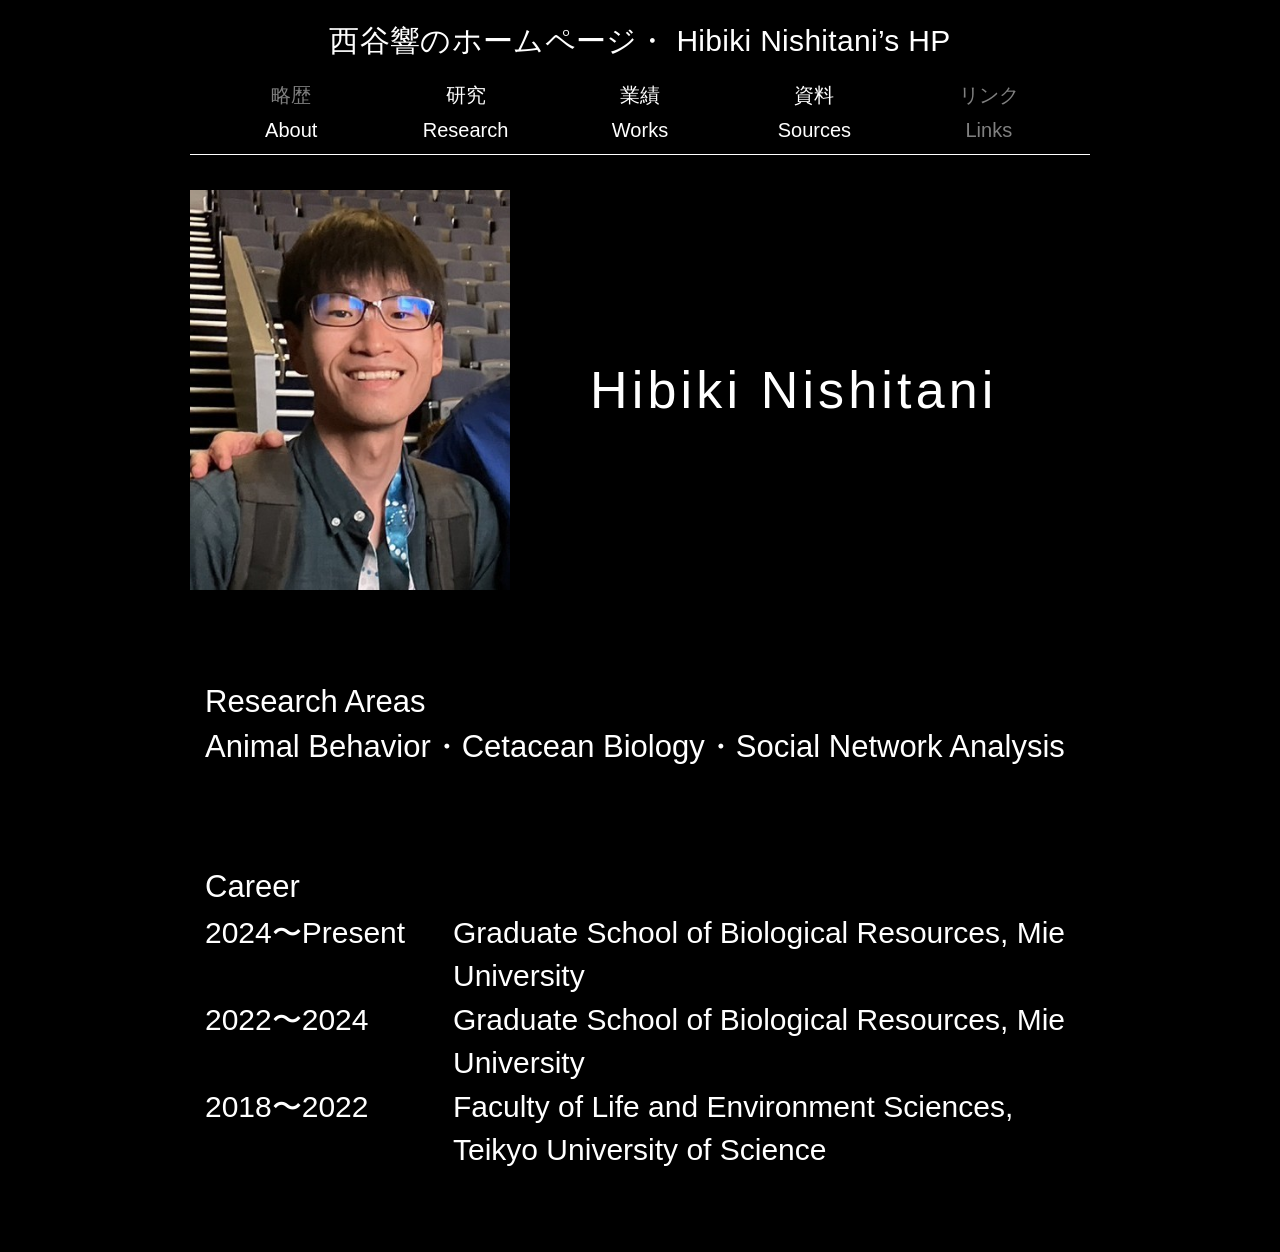
<file: About/index.html>
<!DOCTYPE html>
<html lang="ja">
<head>
    <meta charset="UTF-8">
    <meta name="description" content="西谷響の略歴と研究分野">
    <meta name="viewport" content="width=device-width, initial-scale=1.0">
    <link rel="stylesheet" href="style_about.css">
    <title>About | Hibiki Nishitani</title>
</head>

<body>

    <header class="global-header">
        <div class="global-header-inner">

            <a class="site-title" href="../">
                西谷響のホームページ・
                <span lang="en">Hibiki Nishitani’s HP</span>
            </a>

            <nav class="main-nav" aria-label="メインメニュー">

                <div class="nav-item">
                    <a class="nav-ja nav-link" href="../About_Jap/">略歴</a>
                    <a class="nav-en nav-link current-page" href="./" aria-current="page">
                        About
                    </a>
                </div>

                <div class="nav-item">
                    <span class="nav-ja">研究</span>
                    <span class="nav-en" lang="en">Research</span>
                </div>

                <div class="nav-item">
                    <span class="nav-ja">業績</span>
                    <span class="nav-en" lang="en">Works</span>
                </div>

                <div class="nav-item">
                    <span class="nav-ja">資料</span>
                    <span class="nav-en" lang="en">Sources</span>
                </div>

                <div class="nav-item">
                    <a class="nav-ja nav-link" href="../Links/">リンク</a>
                    <a class="nav-en nav-link" href="../Links/" lang="en">Links</a>
                </div>

            </nav>

        </div>
    </header>

    <main class="about-page">

        <section class="profile">
            <img
                class="profile-image"
                src="ID.jpg"
                alt="Hibiki Nishitani"
            >

            <div class="profile-name">
                <h1>Hibiki Nishitani</h1>
            </div>
        </section>

        <section class="research-field">
            <h2>Research Areas</h2>
            <p>Animal Behavior・Cetacean Biology・Social Network Analysis</p>
        </section>

        <section class="career">
            <h2>Career</h2>

            <div class="career-list">

                <div class="career-row">
                    <p class="career-year">2024〜Present</p>
                    <p class="career-place">
                        Graduate School of Biological Resources, Mie University
                    </p>
                </div>

                <div class="career-row">
                    <p class="career-year">2022〜2024</p>
                    <p class="career-place">
                        Graduate School of Biological Resources, Mie University
                    </p>
                </div>

                <div class="career-row">
                    <p class="career-year">2018〜2022</p>
                    <p class="career-place">
                        Faculty of Life and Environment Sciences,
                        Teikyo University of Science
                    </p>
                </div>

            </div>
        </section>

    </main>

</body>
</html>
</file>
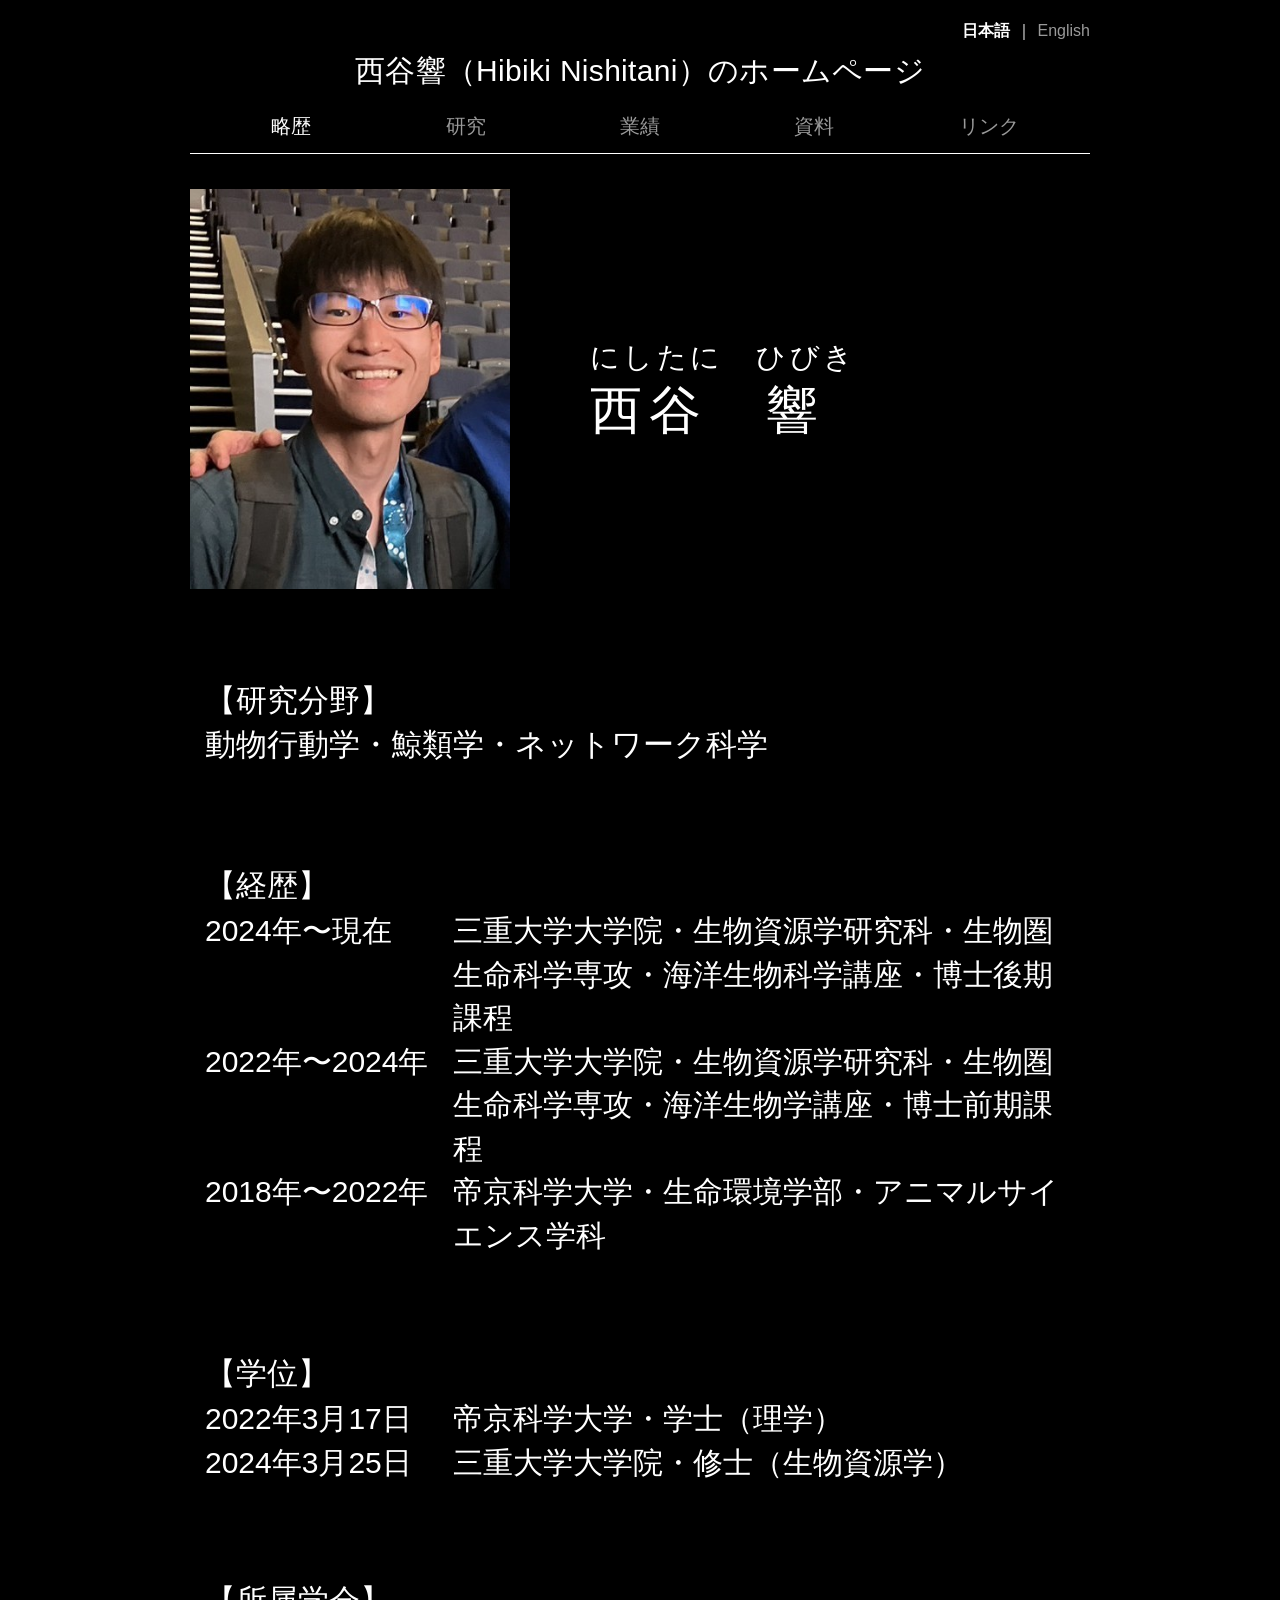
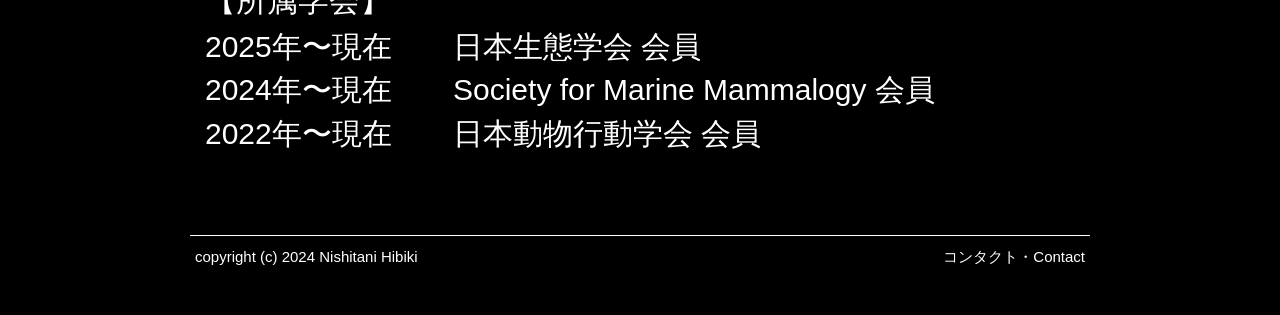
<file: About_Jap/index.html>
<!DOCTYPE html>
<html lang="ja">

<head>
    <meta charset="UTF-8">

    <meta
        name="description"
        content="西谷響の略歴，研究分野，経歴を紹介しています．"
    >

    <meta name="viewport" content="width=device-width, initial-scale=1.0">

    <link rel="stylesheet" href="style_about.css">

    <title>略歴 | 西谷響</title>
</head>

<body>

    <main class="about-page">

        <div class="language-switch" aria-label="言語切り替え">

            <a
                class="language-link current-language"
                href="./"
                lang="ja"
                aria-current="page"
            >
                日本語
            </a>

            <span class="language-divider" aria-hidden="true">｜</span>

            <a
                class="language-link"
                href="../English/"
                lang="en"
            >
                English
            </a>

        </div>

        <header class="site-header">

            <a class="site-title" href="../">
                西谷響（Hibiki Nishitani）のホームページ
            </a>

        </header>
        <nav class="main-nav" aria-label="メインメニュー">

            <div class="nav-item">
                <a
                    class="nav-link current-page"
                    href="./"
                    aria-current="page"
                >
                    略歴
                </a>
            </div>

            <div class="nav-item">
                <a class="nav-link" href="../Research_Jap/">
                    研究
                </a>
            </div>

            <div class="nav-item">
                <a class="nav-link" href="../Works_Jap/">
                    業績
                </a>
            </div>

            <div class="nav-item">
                <a class="nav-link" href="../Sources_Jap/">
                    資料
                </a>
            </div>

            <div class="nav-item">
                <a class="nav-link" href="../Links_Jap/">
                    リンク
                </a>
            </div>

        </nav>


        <section class="profile">

            <img
                class="profile-image"
                src="ID.jpg"
                alt="西谷響のプロフィール写真"
            >

            <div class="profile-name">
                <p>にしたに　ひびき</p>
                <h1>西谷　響</h1>
            </div>

        </section>

        <section class="research-field">

            <h2>【研究分野】</h2>

            <p>
                動物行動学・鯨類学・ネットワーク科学
            </p>

        </section>

        <section class="career">

            <h2>【経歴】</h2>

            <div class="career-list">

                <div class="career-row">
                    <p class="career-year">2024年〜現在</p>

                    <p class="career-place">
                        三重大学大学院・生物資源学研究科・生物圏生命科学専攻・海洋生物科学講座・博士後期課程
                    </p>
                </div>

                <div class="career-row">
                    <p class="career-year">2022年〜2024年</p>

                    <p class="career-place">
                        三重大学大学院・生物資源学研究科・生物圏生命科学専攻・海洋生物学講座・博士前期課程
                    </p>
                </div>

                <div class="career-row">
                    <p class="career-year">2018年〜2022年</p>

                    <p class="career-place">
                        帝京科学大学・生命環境学部・アニマルサイエンス学科
                    </p>
                </div>

            </div>

        </section>

        <section class="career">

            <h2>【学位】</h2>

            <div class="career-list">

                <div class="career-row">
                    <p class="career-year">2022年3月17日</p>

                    <p class="career-place">
                        帝京科学大学・学士（理学）
                    </p>
                </div>

                <div class="career-row">
                    <p class="career-year">2024年3月25日</p>

                    <p class="career-place">
                        三重大学大学院・修士（生物資源学）
                    </p>
                </div>

            </div>

        </section>

        <section class="career">

            <h2>【所属学会】</h2>

            <div class="career-list">

                <div class="career-row">
                    <p class="career-year">2025年〜現在</p>

                    <p class="career-place">
                        日本生態学会 会員
                    </p>
                </div>

                <div class="career-row">
                    <p class="career-year">2024年〜現在</p>

                    <p class="career-place">
                        Society for Marine Mammalogy 会員
                    </p>
                </div>

                <div class="career-row">
                    <p class="career-year">2022年〜現在</p>

                    <p class="career-place">
                        日本動物行動学会 会員
                    </p>
                </div>

            </div>

        </section>

        <footer class="site-footer">

            <p class="copyright">
                copyright (c) 2024 Nishitani Hibiki
            </p>

            <a class="contact-link" href="../Contact_Jap/">
                コンタクト・Contact
            </a>

        </footer>

    </main>

</body>

</html>
</file>
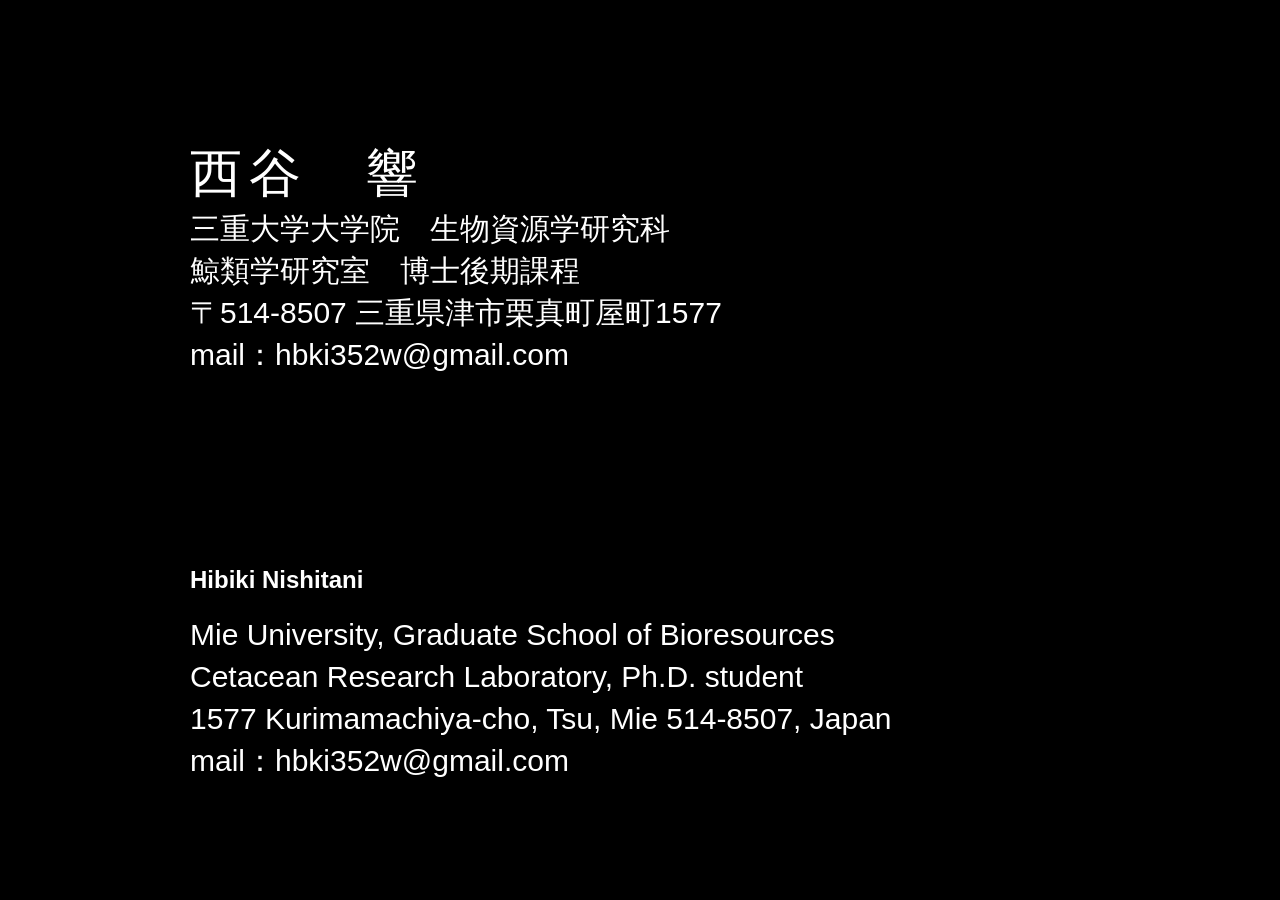
<file: Contact/index.html>
<!DOCTYPE html>
<html lang="ja">
<head>
    <meta charset="UTF-8">
    <meta name="description" content="西谷響の連絡先">
    <meta name="viewport" content="width=device-width, initial-scale=1.0">
    <link rel="stylesheet" href="style_contact.css">
    <title>Contact | 西谷響</title>
</head>

<body>
    <main class="contact-page">

        <section class="contact-section contact-japanese">
            <header class="contact-name-japanese">
                <h1>西谷　響</h1>
            </header>

            <div class="contact-details">
                <p>三重大学大学院　生物資源学研究科</p>
                <p>鯨類学研究室　博士後期課程</p>
                <p>〒514-8507 三重県津市栗真町屋町1577</p>
                <p>mail：hbki352w@gmail.com</p>
            </div>
        </section>

        <section class="contact-section contact-english" lang="en">
            <header class="contact-name-english">
                <h1>Hibiki Nishitani</h1>
            </header>

            <div class="contact-details">
                <p>Mie University, Graduate School of Bioresources</p>
                <p>Cetacean Research Laboratory, Ph.D. student</p>
                <p>1577 Kurimamachiya-cho, Tsu, Mie 514-8507, Japan</p>
                <p>mail：hbki352w@gmail.com</p>
            </div>
        </section>

    </main>
</body>
</html>
</file>
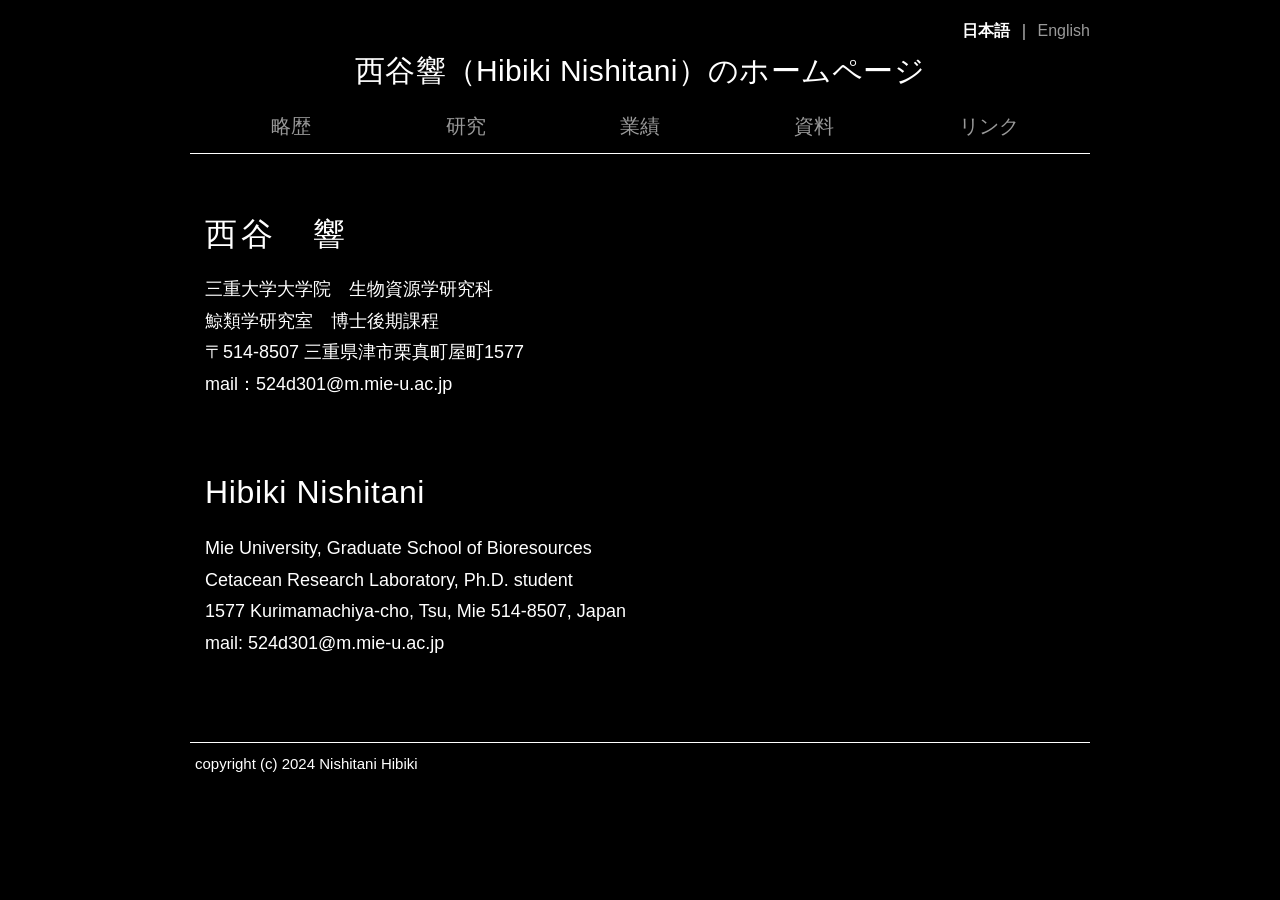
<file: Contact_Jap/index.html>
<!DOCTYPE html>
<html lang="ja">

<head>
    <meta charset="UTF-8">

    <meta
        name="description"
        content="西谷響の所属先と連絡先です．"
    >

    <meta name="viewport" content="width=device-width, initial-scale=1.0">

    <link rel="stylesheet" href="style_contact.css">

    <title>コンタクト | 西谷響</title>
</head>

<body>

    <main class="contact-page">

        <div class="language-switch" aria-label="言語切り替え">

            <a
                class="language-link current-language"
                href="./"
                lang="ja"
                aria-current="page"
            >
                日本語
            </a>

            <span
                class="language-divider"
                aria-hidden="true"
            >
                ｜
            </span>

            <a
                class="language-link"
                href="../English/Contact/"
                lang="en"
            >
                English
            </a>

        </div>

        <header class="site-header">

            <a class="site-title" href="../">
                西谷響（Hibiki Nishitani）のホームページ
            </a>

        </header>

        <nav class="main-nav" aria-label="メインメニュー">

            <div class="nav-item">
                <a class="nav-link" href="../About_Jap/">
                    略歴
                </a>
            </div>

            <div class="nav-item">
                <a class="nav-link" href="../Research_Jap/">
                    研究
                </a>
            </div>

            <div class="nav-item">
                <a class="nav-link" href="../Works_Jap/">
                    業績
                </a>
            </div>

            <div class="nav-item">
                <a class="nav-link" href="../Sources_Jap/">
                    資料
                </a>
            </div>

            <div class="nav-item">
                <a class="nav-link" href="../Links_Jap/">
                    リンク
                </a>
            </div>

        </nav>

        <div class="contact-layout">

            <div class="contact-content">

                <section class="contact-section contact-japanese">

                    <header class="contact-name-japanese">
                        <h1>西谷　響</h1>
                    </header>

                    <div class="contact-details">
                        <p>三重大学大学院　生物資源学研究科</p>
                        <p>鯨類学研究室　博士後期課程</p>
                        <p>〒514-8507 三重県津市栗真町屋町1577</p>
                        <p>mail：524d301@m.mie-u.ac.jp</p>
                    </div>

                </section>

                <section
                    class="contact-section contact-english"
                    lang="en"
                >

                    <header class="contact-name-english">
                        <h1>Hibiki Nishitani</h1>
                    </header>

                    <div class="contact-details">
                        <p>Mie University, Graduate School of Bioresources</p>
                        <p>Cetacean Research Laboratory, Ph.D. student</p>
                        <p>1577 Kurimamachiya-cho, Tsu, Mie 514-8507, Japan</p>
                        <p>mail: 524d301@m.mie-u.ac.jp</p>
                    </div>

                </section>

            </div>

            <div class="map-box">

                <iframe
                    src="https://www.google.com/maps/embed?pb=!1m18!1m12!1m3!1d2860.6884909000496!2d136.52421840868658!3d34.744161473695925!2m3!1f0!2f0!3f0!3m2!1i1024!2i768!4f13.1!3m3!1m2!1s0x600473503c872e1f%3A0x7f0ca62d516cfcb5!2z5LiJ6YeN5aSn5a2mIOeUn-eJqeizh-a6kOWtpumDqO-9peeUn-eJqeizh-a6kOWtpueglOeptuenkQ!5e0!3m2!1sja!2sjp!4v1785647504293!5m2!1sja!2sjp"
                    title="三重大学大学院生物資源学研究科の所在地"
                    allowfullscreen=""
                    loading="lazy"
                    referrerpolicy="strict-origin-when-cross-origin"
                ></iframe>

            </div>

        </div>

        <footer class="site-footer">

            <p class="copyright">
                copyright (c) 2024 Nishitani Hibiki
            </p>

        </footer>

    </main>

</body>

</html>
</file>
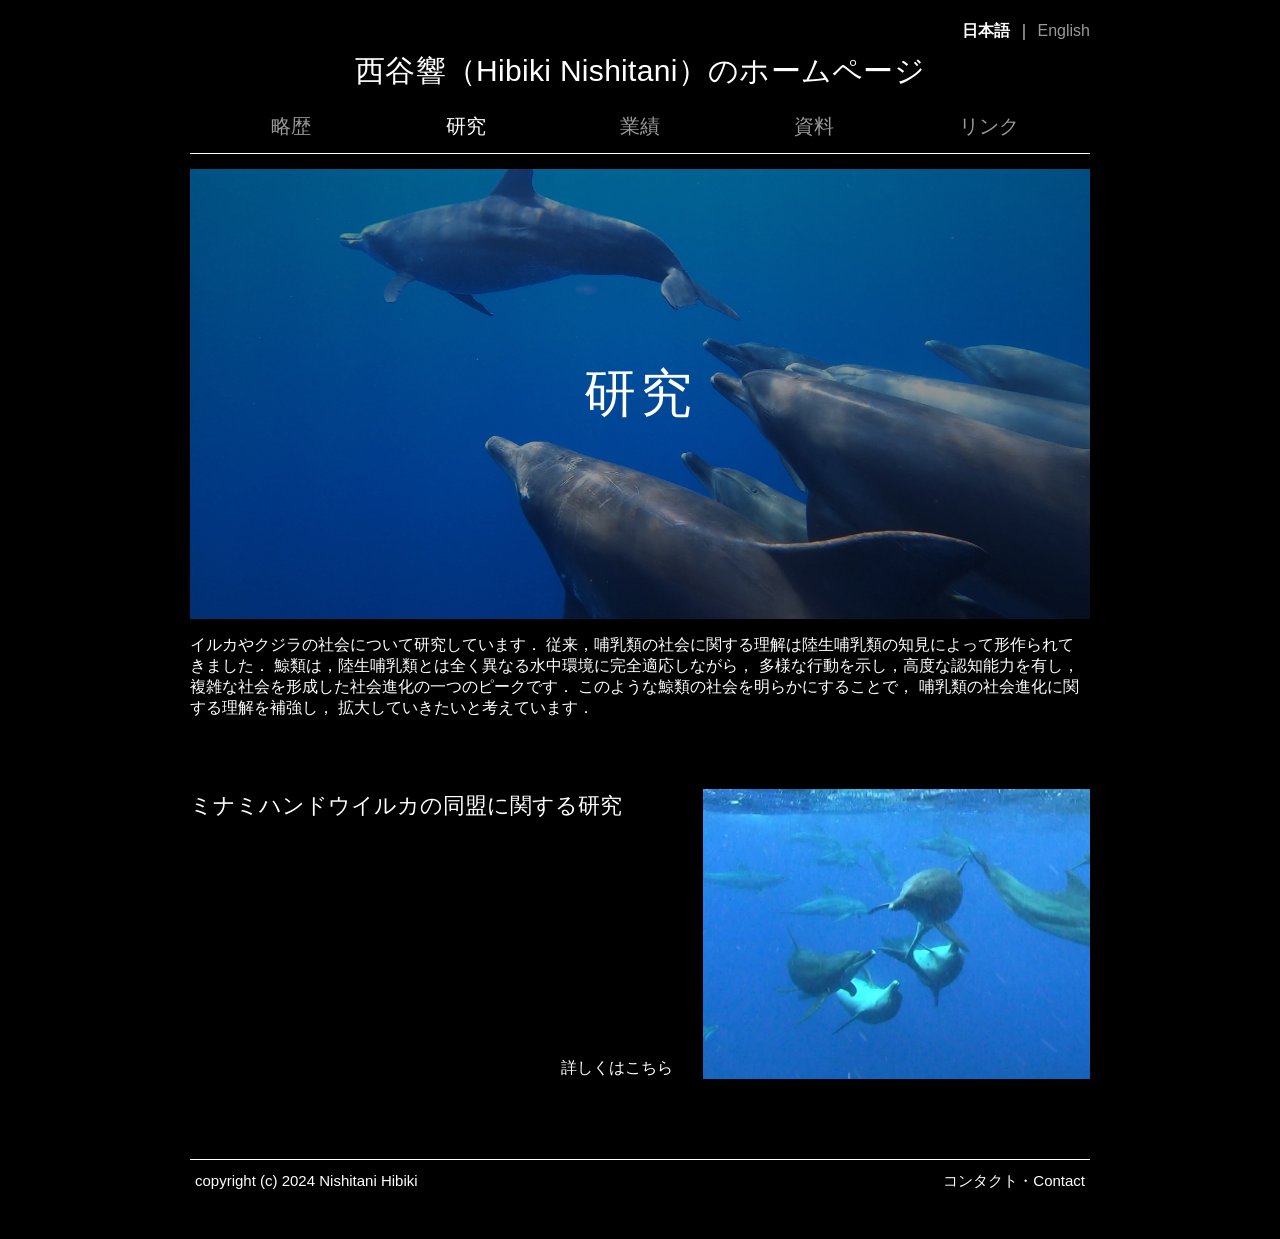
<file: Research_Jap/index.html>
<!DOCTYPE html>
<html lang="ja">

<head>
    <meta charset="UTF-8">

    <meta
        name="description"
        content="西谷響の研究内容を紹介しています．"
    >

    <meta name="viewport" content="width=device-width, initial-scale=1.0">

    <link rel="stylesheet" href="style_research.css">

    <title>研究 | 西谷響</title>
</head>

<body>

    <main class="research-page">

        <div class="language-switch" aria-label="言語切り替え">

            <a
                class="language-link current-language"
                href="./"
                lang="ja"
                aria-current="page"
            >
                日本語
            </a>

            <span class="language-divider" aria-hidden="true">｜</span>

            <a
                class="language-link"
                href="../English/"
                lang="en"
            >
                English
            </a>

        </div>

        <header class="site-header">

            <a class="site-title" href="../">
                西谷響（Hibiki Nishitani）のホームページ
            </a>

        </header>

        <nav class="main-nav" aria-label="メインメニュー">

            <div class="nav-item">
                <a class="nav-link" href="../About_Jap/">
                    略歴
                </a>
            </div>

            <div class="nav-item">
                <a
                    class="nav-link current-page"
                    href="./"
                    aria-current="page"
                >
                    研究
                </a>
            </div>

            <div class="nav-item">
                <a class="nav-link" href="../Works_Jap/">
                    業績
                </a>
            </div>

            <div class="nav-item">
                <a class="nav-link" href="../Sources_Jap/">
                    資料
                </a>
            </div>

            <div class="nav-item">
                <a class="nav-link" href="../Links_Jap/">
                    リンク
                </a>
            </div>

        </nav>

        <section class="hero">

            <img
                class="hero-image"
                src="unnamed_2.jpg"
                alt=""
            >

            <div class="hero-overlay">
                <h1 class="hero-title">研究</h1>
            </div>

        </section>


        <section class="research-intro">
            <p>
                イルカやクジラの社会について研究しています．
                従来，哺乳類の社会に関する理解は陸生哺乳類の知見によって形作られてきました．
                鯨類は，陸生哺乳類とは全く異なる水中環境に完全適応しながら，
                多様な行動を示し，高度な認知能力を有し，
                複雑な社会を形成した社会進化の一つのピークです．
                このような鯨類の社会を明らかにすることで，
                哺乳類の社会進化に関する理解を補強し，
                拡大していきたいと考えています．
            </p>
        </section>

        
        <section class="alliance-section">

            <div class="alliance-text">

                <h2 class="alliance-title">
                    ミナミハンドウイルカの同盟に関する研究
                </h2>

                <p class="alliance-description">
                    <!-- ここに説明文を追加 -->
                </p>

                <p class="alliance-more">
                    詳しくはこちら
                </p>

            </div>

            <div class="alliance-image-box">
                <img
                    class="alliance-image"
                    src="alliance.jpg"
                    alt="ミナミハンドウイルカの同盟"
                >
            </div>

        </section>


        <footer class="site-footer">

            <p class="copyright">
                copyright (c) 2024 Nishitani Hibiki
            </p>

            <a class="contact-link" href="../Contact_Jap/">
                コンタクト・Contact
            </a>

        </footer>

    </main>

</body>

</html>
</file>
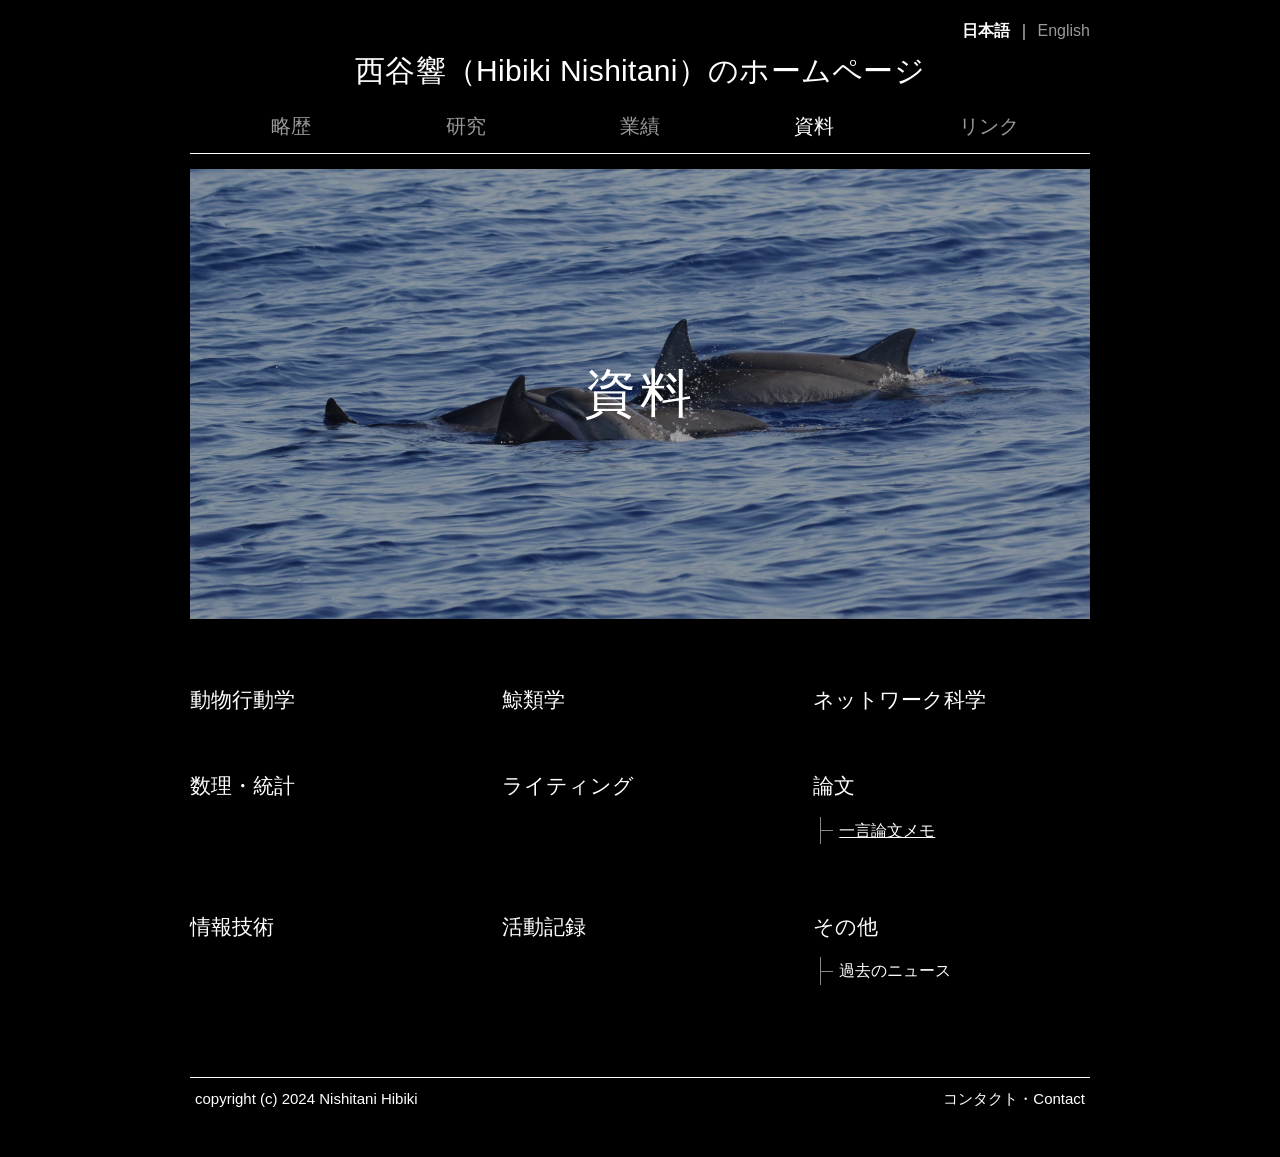
<file: Sources_Jap/index.html>
<!DOCTYPE html>
<html lang="ja">

<head>
    <meta charset="UTF-8">

    <meta
        name="description"
        content="西谷響の研究資料を掲載しています．"
    >

    <meta name="viewport" content="width=device-width, initial-scale=1.0">

    <link rel="stylesheet" href="style_sources.css">

    <title>資料 | 西谷響</title>
</head>

<body>

    <main class="sources-page">

        <div class="language-switch" aria-label="言語切り替え">

            <a
                class="language-link current-language"
                href="./"
                lang="ja"
                aria-current="page"
            >
                日本語
            </a>

            <span class="language-divider" aria-hidden="true">｜</span>

            <a
                class="language-link"
                href="../English/"
                lang="en"
            >
                English
            </a>

        </div>

        <header class="site-header">

            <a class="site-title" href="../">
                西谷響（Hibiki Nishitani）のホームページ
            </a>

        </header>

        <nav class="main-nav" aria-label="メインメニュー">

            <div class="nav-item">
                <a class="nav-link" href="../About_Jap/">
                    略歴
                </a>
            </div>

            <div class="nav-item">
                <a class="nav-link" href="../Research_Jap/">
                    研究
                </a>
            </div>

            <div class="nav-item">
                <a class="nav-link" href="../Works_Jap/">
                    業績
                </a>
            </div>

            <div class="nav-item">
                <a
                    class="nav-link current-page"
                    href="./"
                    aria-current="page"
                >
                    資料
                </a>
            </div>

            <div class="nav-item">
                <a class="nav-link" href="../Links_Jap/">
                    リンク
                </a>
            </div>

        </nav>

        <section class="hero">

            <img
                class="hero-image"
                src="20241012_061323480_1.jpg"
                alt=""
            >

            <div class="hero-overlay">
                <h1 class="hero-title">資料</h1>
            </div>

        </section>

        
        </section>

        <section class="sources-directory" aria-label="資料一覧">

            <div class="source-category">
                <h2 class="source-category-title">動物行動学</h2>
            </div>

            <div class="source-category">
                <h2 class="source-category-title">鯨類学</h2>
            </div>

            <div class="source-category">
                <h2 class="source-category-title">ネットワーク科学</h2>
            </div>

            <div class="source-category">
                <h2 class="source-category-title">数理・統計</h2>
            </div>

            <div class="source-category">
                <h2 class="source-category-title">ライティング</h2>
            </div>

            <div class="source-category">
                <h2 class="source-category-title">論文</h2>
                <ul class="source-tree">
                    <li>
                        <a href="paper_memo/index_paper_memo1.html">一言論文メモ</a>
                    </li>
                </ul>
            </div>

            <div class="source-category">
                <h2 class="source-category-title">情報技術</h2>
            </div>

            <div class="source-category">
                <h2 class="source-category-title">活動記録</h2>
            </div>

            <div class="source-category">
                <h2 class="source-category-title">その他</h2>
                <ul class="source-tree">
                    <li>過去のニュース</li>
                </ul>
            </div>

        </section>


        <footer class="site-footer">

            <p class="copyright">
                copyright (c) 2024 Nishitani Hibiki
            </p>

            <a class="contact-link" href="../Contact_Jap/">
                コンタクト・Contact
            </a>

        </footer>

    </main>

</body>

</html>
</file>
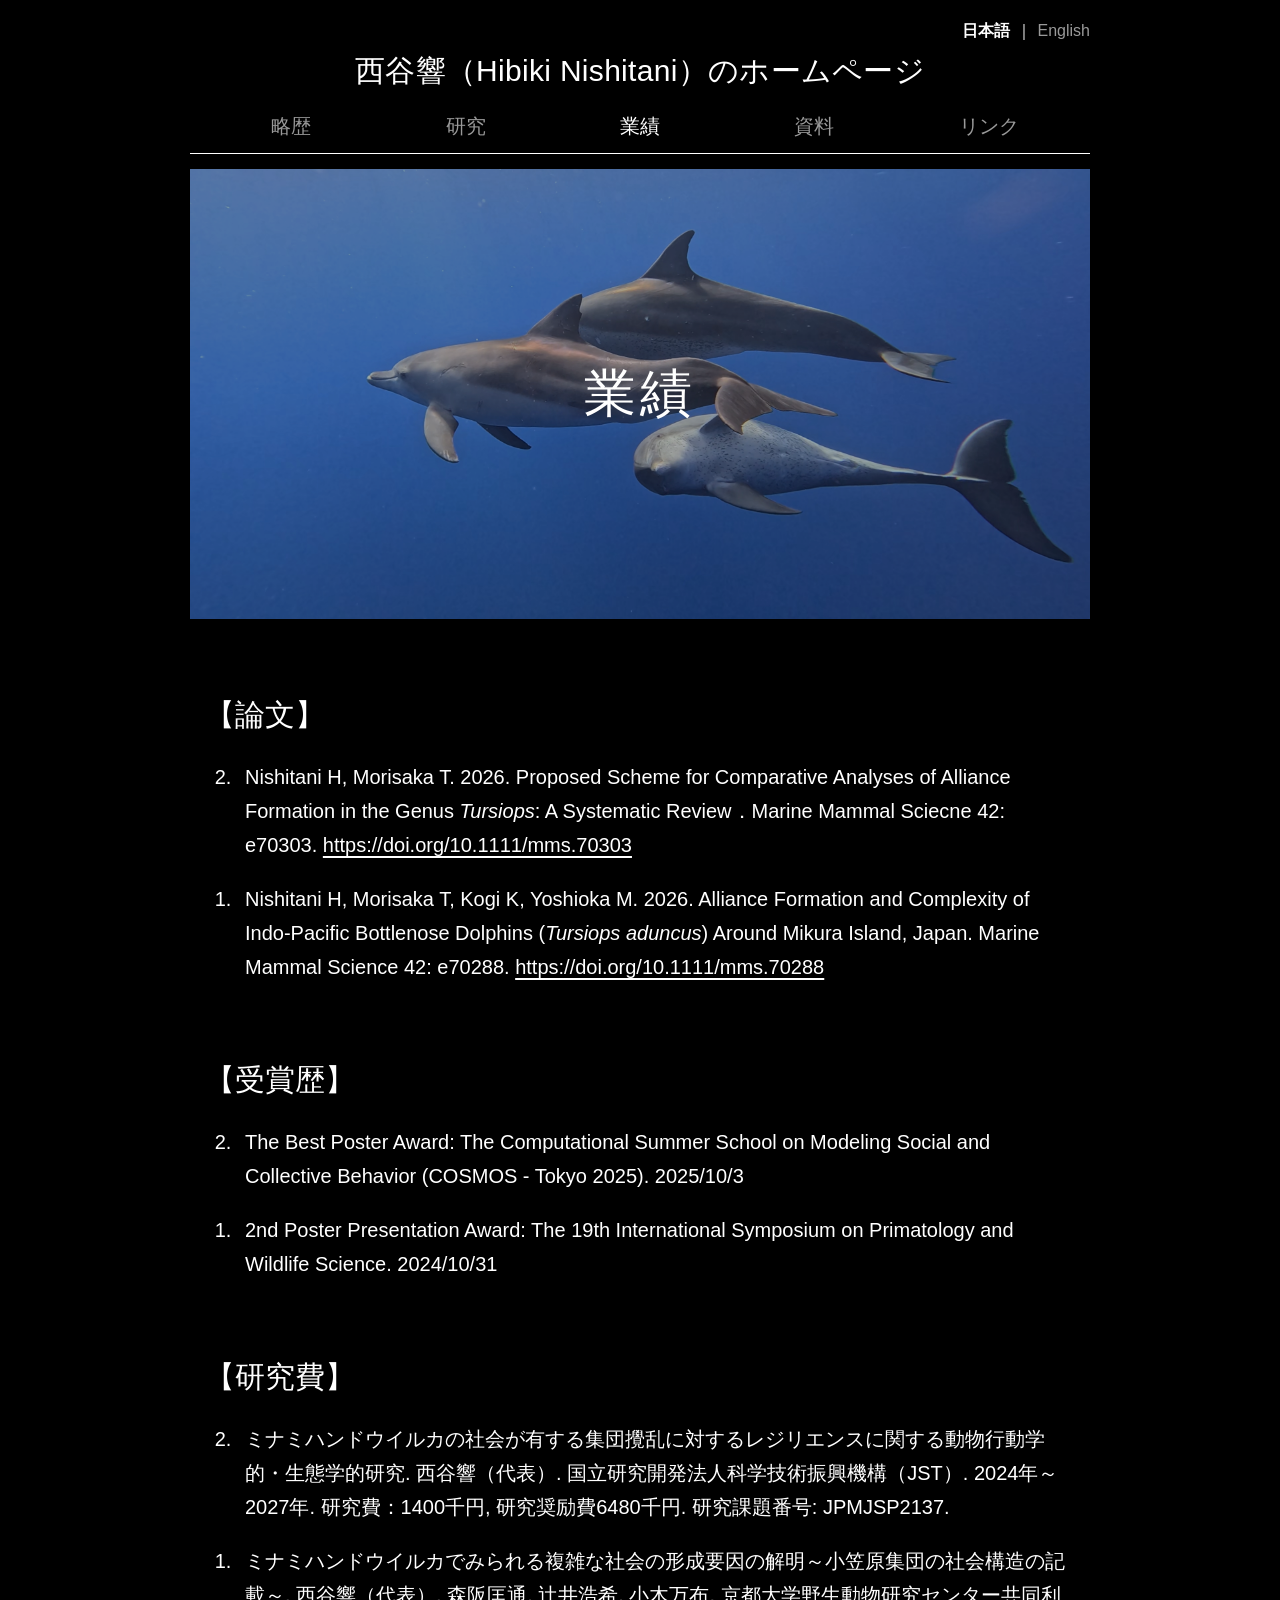
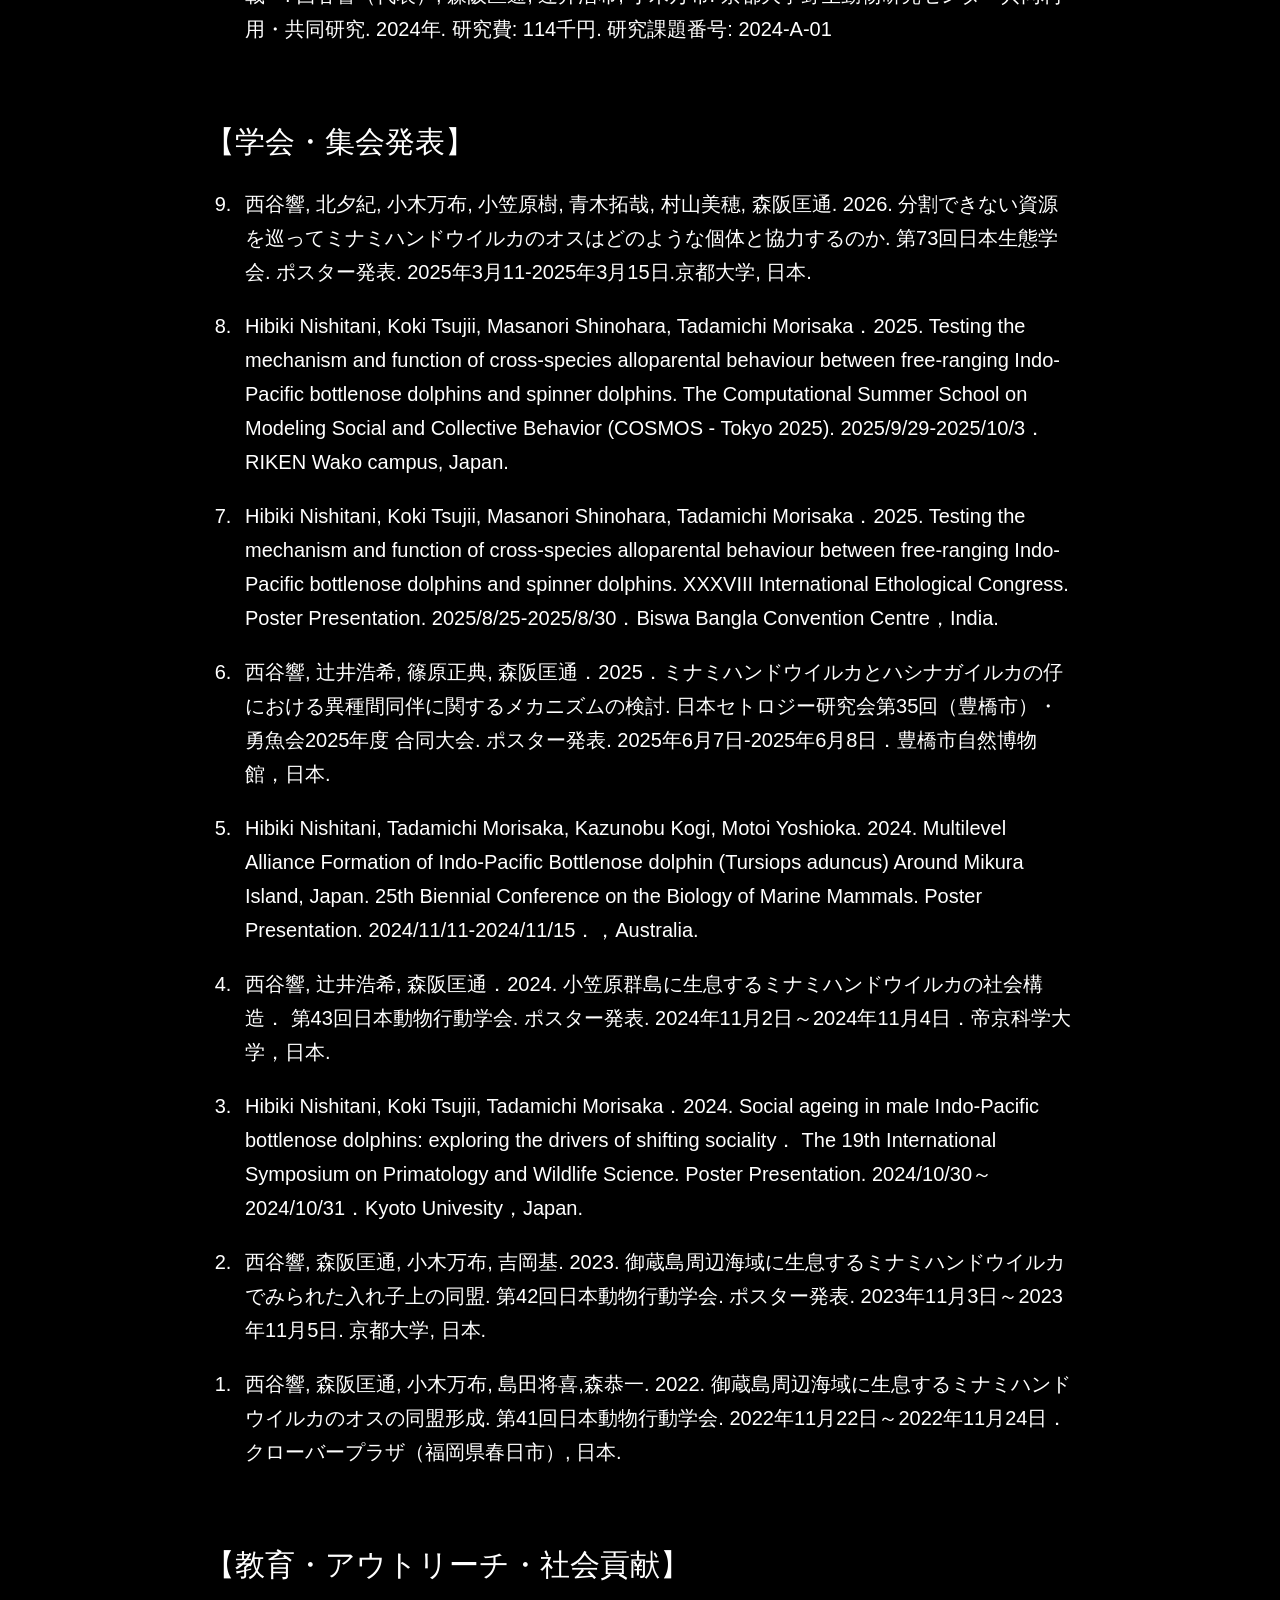
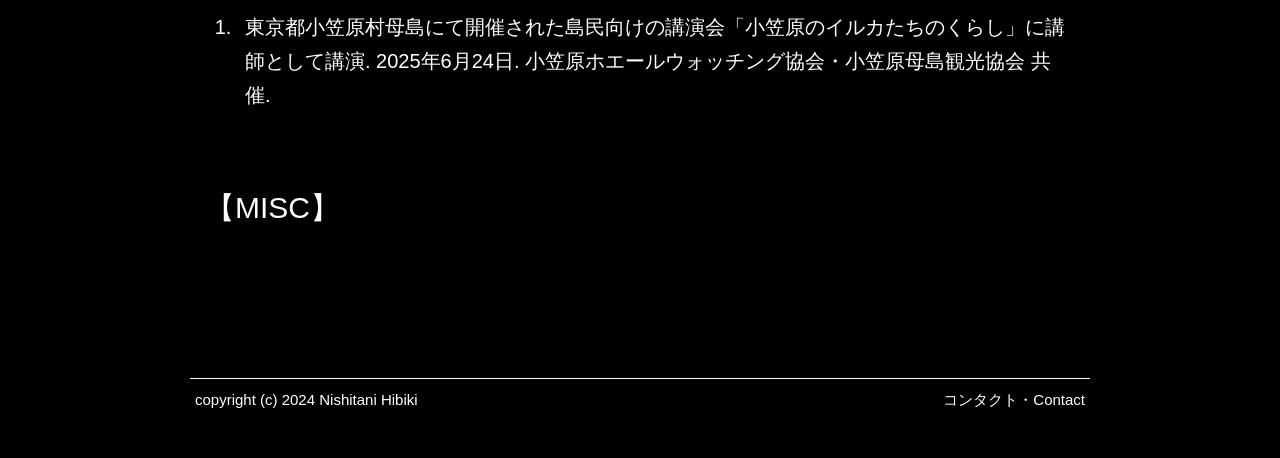
<file: Works_Jap/index.html>
<!DOCTYPE html>
<html lang="ja">

<head>
    <meta charset="UTF-8">

    <meta
        name="description"
        content="西谷響の論文，プレプリント，学会発表，MISCなどの業績一覧です．"
    >

    <meta name="viewport" content="width=device-width, initial-scale=1.0">

    <link rel="stylesheet" href="style_works.css">

    <title>業績 | 西谷響</title>
</head>

<body>

    <main class="works-page">

        <div class="language-switch" aria-label="言語切り替え">

            <a
                class="language-link current-language"
                href="./"
                lang="ja"
                aria-current="page"
            >
                日本語
            </a>

            <span class="language-divider" aria-hidden="true">｜</span>

            <a
                class="language-link"
                href="../English/"
                lang="en"
            >
                English
            </a>

        </div>

        <header class="site-header">

            <a class="site-title" href="../">
                西谷響（Hibiki Nishitani）のホームページ
            </a>

        </header>

        <nav class="main-nav" aria-label="メインメニュー">

            <div class="nav-item">
                <a class="nav-link" href="../About_Jap/">
                    略歴
                </a>
            </div>

            <div class="nav-item">
                <a class="nav-link" href="../Research_Jap/">
                    研究
                </a>
            </div>

            <div class="nav-item">
                <a
                    class="nav-link current-page"
                    href="./"
                    aria-current="page"
                >
                    業績
                </a>
            </div>

            <div class="nav-item">
                <a class="nav-link" href="../Sources_Jap/">
                    資料
                </a>
            </div>

            <div class="nav-item">
                <a class="nav-link" href="../Links_Jap/">
                    リンク
                </a>
            </div>

        </nav>
        



        

        <section class="hero">

            <img
                class="hero-image"
                src="pic_OGA_september.jpg"
            >

            <div class="hero-overlay">
                <h1 class="hero-title">業績</h1>
            </div>

        </section>

        <div class="works-content">

            <section class="works-section">

                <h2 class="section-title">【論文】</h2>

                <ol class="works-list" reversed>

                    
                    <li>
                        Nishitani H, Morisaka T. 2026. 
                        Proposed Scheme for Comparative Analyses of Alliance Formation 
                        in the Genus <i>Tursiops</i>: A Systematic Review．Marine Mammal Sciecne 42: e70303. 
                        <a href="https://doi.org/10.1111/mms.70303" target="_blank" rel="noopener noreferrer">https://doi.org/10.1111/mms.70303</a>
                    </li>

                    
                    <li>
                        Nishitani H, Morisaka T, Kogi K, Yoshioka M. 2026. 
                        Alliance Formation and Complexity of Indo‐Pacific Bottlenose Dolphins 
                        (<i>Tursiops aduncus</i>) Around Mikura Island, Japan. 
                        Marine Mammal Science 42: e70288. 
                        <a href="https://doi.org/10.1111/mms.70288" target="_blank" rel="noopener noreferrer">https://doi.org/10.1111/mms.70288</a>
                    </li>

                    

                </ol>

            </section>

        <!--
            <section class="works-section">

            
                <h2 class="section-title">【プレプリント】</h2>

                <ol class="works-list">

                 
                    <li>
                        Hibiki Nishitani, Tadamichi Morisaka, Kazunobu Kogi, Motoi Yoshioka．2026．
                        Alliance formation and complexity of Indo-Pacific bottlenose dolphins
                        (<i>Tursiops aduncus</i>) around Mikura Island, Japan．
                        bioRxiv．
                        <a
                            href="https://doi.org/10.64898/2026.06.12.731994"
                            target="_blank"
                            rel="noopener noreferrer"
                        >
                            https://doi.org/10.64898/2026.06.12.731994
                        </a>
                    </li>
                  

                    
                    <li>
                        Hibiki Nishitani, Tadamichi Morisaka．2026．
                        Methodological inconsistencies hinder comparative studies of alliance
                        in the genus <i>Tursiops</i>．
                        bioRxiv．
                        <a
                            href="https://doi.org/10.64898/2026.01.14.699404"
                            target="_blank"
                            rel="noopener noreferrer"
                        >
                            https://doi.org/10.64898/2026.01.14.699404
                        </a>
                    </li>
                  

                </ol>

            </section>
        -->

            <section class="works-section">

                <h2 class="section-title">【受賞歴】</h2>

                <ol class="works-list" reversed>

                    <li>The Best Poster Award: The Computational Summer School on Modeling Social and Collective Behavior (COSMOS - Tokyo 2025).
                        2025/10/3
                    </li>

                    <li>2nd Poster Presentation Award: The 19th International Symposium on Primatology and Wildlife Science.
                        2024/10/31
                    </li>


                </ol>

            </section>

            <section class="works-section">

                <h2 class="section-title">【研究費】</h2>

                <ol class="works-list" reversed>

                    <li>ミナミハンドウイルカの社会が有する集団攪乱に対するレジリエンスに関する動物行動学的・生態学的研究. 西谷響（代表）. 国立研究開発法人科学技術振興機構（JST）.
                        2024年～2027年. 研究費：1400千円, 研究奨励費6480千円. 研究課題番号: JPMJSP2137.
                    </li>

                    <li>ミナミハンドウイルカでみられる複雑な社会の形成要因の解明～小笠原集団の社会構造の記載～. 西谷響（代表）, 森阪匡通, 辻井浩希, 小木万布. 
                        京都大学野生動物研究センター共同利用・共同研究. 2024年. 研究費: 114千円. 研究課題番号:  2024-A-01
                    </li>


                </ol>

            </section>

            <section class="works-section">

                <h2 class="section-title">【学会・集会発表】</h2>

                <ol class="works-list" reversed>

                    <li>西谷響, 北夕紀, 小木万布, 小笠原樹, 青木拓哉, 村山美穂, 森阪匡通. 2026. 分割できない資源を巡ってミナミハンドウイルカのオスはどのような個体と協力するのか. 
                        第73回日本生態学会. ポスター発表. 2025年3月11-2025年3月15日.京都大学, 日本. 
                    <!-- 発表日は3月14日 -->
                    </li>

                    <li>Hibiki Nishitani, Koki Tsujii, Masanori Shinohara, Tadamichi Morisaka．2025. Testing the mechanism and function of cross-species alloparental behaviour between free-ranging Indo-Pacific bottlenose dolphins and spinner dolphins.
                        The Computational Summer School on Modeling Social and Collective Behavior (COSMOS - Tokyo 2025). 2025/9/29-2025/10/3．RIKEN Wako campus, Japan. 
                    <!-- 発表日は9月29日 -->
                    </li>

                    <li>Hibiki Nishitani, Koki Tsujii, Masanori Shinohara, Tadamichi Morisaka．2025. Testing the mechanism and function of cross-species alloparental behaviour between free-ranging Indo-Pacific bottlenose dolphins and spinner dolphins.
                        XXXVIII International Ethological Congress. Poster Presentation. 2025/8/25-2025/8/30．Biswa Bangla Convention Centre，India. 
                    <!-- 発表日は8月28日 -->
                    </li>

                    <li>西谷響, 辻井浩希, 篠原正典, 森阪匡通．2025．ミナミハンドウイルカとハシナガイルカの仔における異種間同伴に関するメカニズムの検討.
                        日本セトロジー研究会第35回（豊橋市）・勇魚会2025年度 合同大会. ポスター発表. 2025年6月7日-2025年6月8日．豊橋市自然博物館，日本. 
                    <!--  発表日は6月8日-->
                    </li>

                    <li>Hibiki Nishitani, Tadamichi Morisaka, Kazunobu Kogi, Motoi Yoshioka. 2024. Multilevel Alliance Formation of Indo-Pacific Bottlenose dolphin (Tursiops aduncus) Around Mikura Island, Japan.
                        25th Biennial Conference on the Biology of Marine Mammals. Poster Presentation. 2024/11/11-2024/11/15．，Australia. 
                    <!-- 発表日は11月14日 -->
                    </li>
                        
                    <li>西谷響, 辻井浩希, 森阪匡通．2024. 小笠原群島に生息するミナミハンドウイルカの社会構造．
                        第43回日本動物行動学会. ポスター発表. 2024年11月2日～2024年11月4日．帝京科学大学，日本. 
                    <!--  発表日は11月2日-->
                    </li>
                    
                    <li>Hibiki Nishitani, Koki Tsujii, Tadamichi Morisaka．2024. Social ageing in male Indo-Pacific bottlenose dolphins: exploring the drivers of shifting sociality．
                        The 19th International Symposium on Primatology and Wildlife Science. Poster Presentation. 2024/10/30～2024/10/31．Kyoto Univesity，Japan. 
                    <!--  発表日は10月31日-->
                    </li>   

                    <li>西谷響, 森阪匡通, 小木万布, 吉岡基. 2023. 御蔵島周辺海域に生息するミナミハンドウイルカでみられた入れ子上の同盟.
                        第42回日本動物行動学会. ポスター発表. 2023年11月3日～2023年11月5日. 京都大学, 日本. 
                    <!--  発表日は11月3日-->
                    </li>   

                     <li>西谷響, 森阪匡通, 小木万布, 島田将喜,森恭一. 2022. 御蔵島周辺海域に生息するミナミハンドウイルカのオスの同盟形成.
                         第41回日本動物行動学会. 2022年11月22日～2022年11月24日．クローバープラザ（福岡県春日市）, 日本. 
                    <!--  発表日は11月22日-->
                    </li>   



                </ol>

            </section>

            <section class="works-section">

                <h2 class="section-title">【教育・アウトリーチ・社会貢献】</h2>

                <ol class="works-list" reversed>

                    <li>東京都小笠原村母島にて開催された島民向けの講演会「小笠原のイルカたちのくらし」に講師として講演. 
                        2025年6月24日. 小笠原ホエールウォッチング協会・小笠原母島観光協会 共催.
                    </li>

                </ol>

            </section>

            <section class="works-section">

                <h2 class="section-title">【MISC】</h2>

                <ol class="works-list" reversed>

                    <!--
                    <li>
                        著者名．発表年．タイトル．掲載誌など．
                    </li>
                    -->

                </ol>

            </section>

        </div>

        <footer class="site-footer">

            <p class="copyright">
                copyright (c) 2024 Nishitani Hibiki
            </p>

            <a class="contact-link" href="../Contact_Jap/">
                コンタクト・Contact
            </a>

        </footer>

    </main>

</body>

</html>
</file>
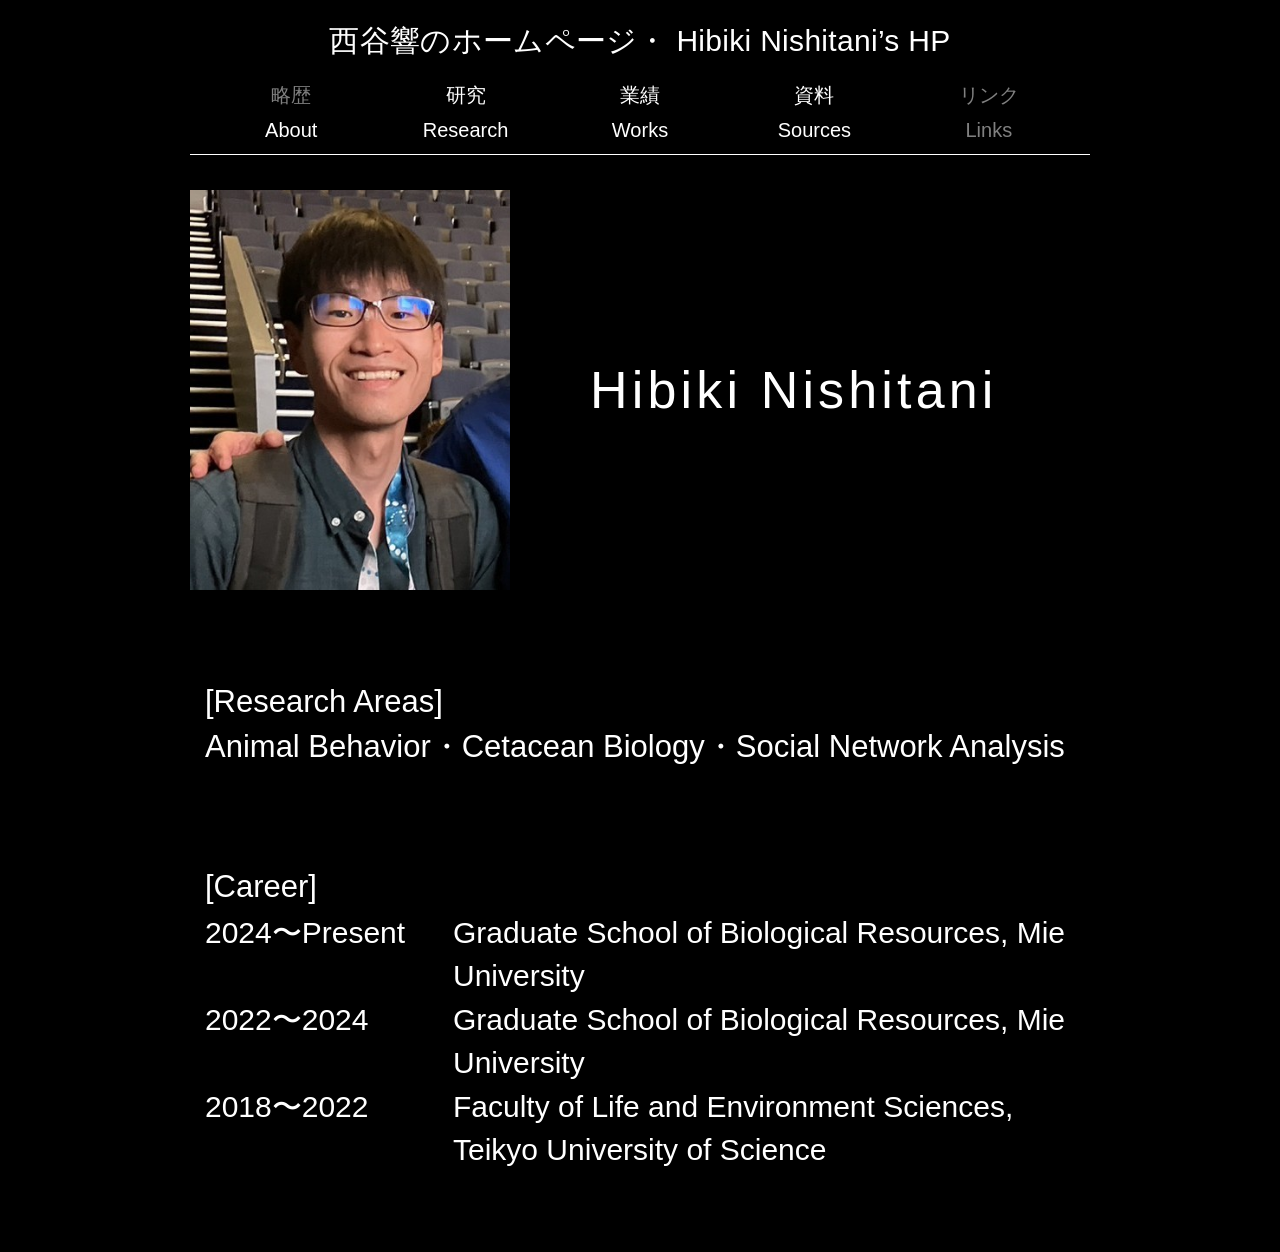
<file: English/About/index.html>
<!DOCTYPE html>
<html lang="ja">
<head>
    <meta charset="UTF-8">
    <meta name="description" content="西谷響の略歴と研究分野">
    <meta name="viewport" content="width=device-width, initial-scale=1.0">
    <link rel="stylesheet" href="style_about.css">
    <title>About | Hibiki Nishitani</title>
</head>

<body>

    <header class="global-header">
        <div class="global-header-inner">

            <a class="site-title" href="../">
                西谷響のホームページ・
                <span lang="en">Hibiki Nishitani’s HP</span>
            </a>

            <nav class="main-nav" aria-label="メインメニュー">

                <div class="nav-item">
                    <a class="nav-ja nav-link" href="../About_Jap/">略歴</a>
                    <a class="nav-en nav-link current-page" href="./" aria-current="page">
                        About
                    </a>
                </div>

                <div class="nav-item">
                    <span class="nav-ja">研究</span>
                    <span class="nav-en" lang="en">Research</span>
                </div>

                <div class="nav-item">
                    <span class="nav-ja">業績</span>
                    <span class="nav-en" lang="en">Works</span>
                </div>

                <div class="nav-item">
                    <span class="nav-ja">資料</span>
                    <span class="nav-en" lang="en">Sources</span>
                </div>

                <div class="nav-item">
                    <a class="nav-ja nav-link" href="../Links/">リンク</a>
                    <a class="nav-en nav-link" href="../Links/" lang="en">Links</a>
                </div>

            </nav>

        </div>
    </header>

    <main class="about-page">

        <section class="profile">
            <img
                class="profile-image"
                src="ID.jpg"
                alt="Hibiki Nishitani"
            >

            <div class="profile-name">
                <h1>Hibiki Nishitani</h1>
            </div>
        </section>

        <section class="research-field">
            <h2>[Research Areas]</h2>
            <p>Animal Behavior・Cetacean Biology・Social Network Analysis</p>
        </section>

        <section class="career">
            <h2>[Career]</h2>

            <div class="career-list">

                <div class="career-row">
                    <p class="career-year">2024〜Present</p>
                    <p class="career-place">
                        Graduate School of Biological Resources, Mie University
                    </p>
                </div>

                <div class="career-row">
                    <p class="career-year">2022〜2024</p>
                    <p class="career-place">
                        Graduate School of Biological Resources, Mie University
                    </p>
                </div>

                <div class="career-row">
                    <p class="career-year">2018〜2022</p>
                    <p class="career-place">
                        Faculty of Life and Environment Sciences,
                        Teikyo University of Science
                    </p>
                </div>

            </div>
        </section>

    </main>

</body>
</html>
</file>
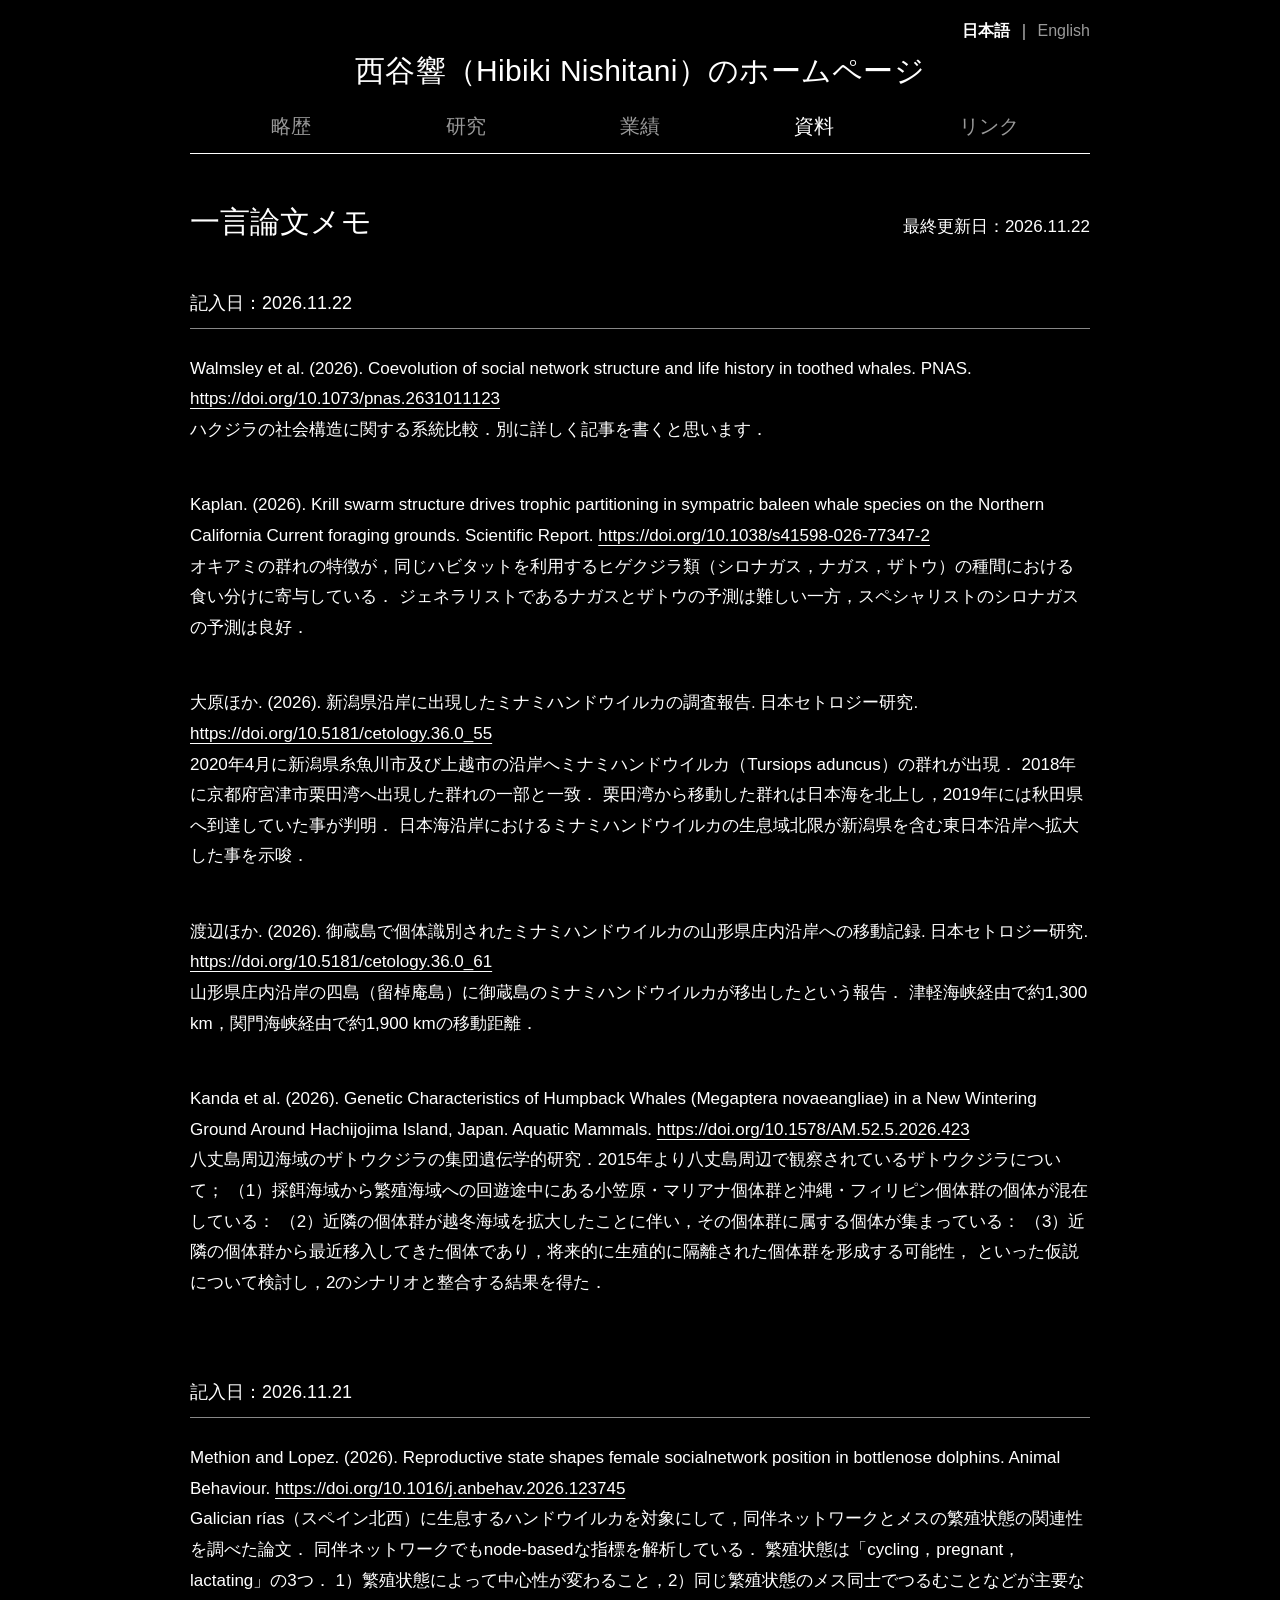
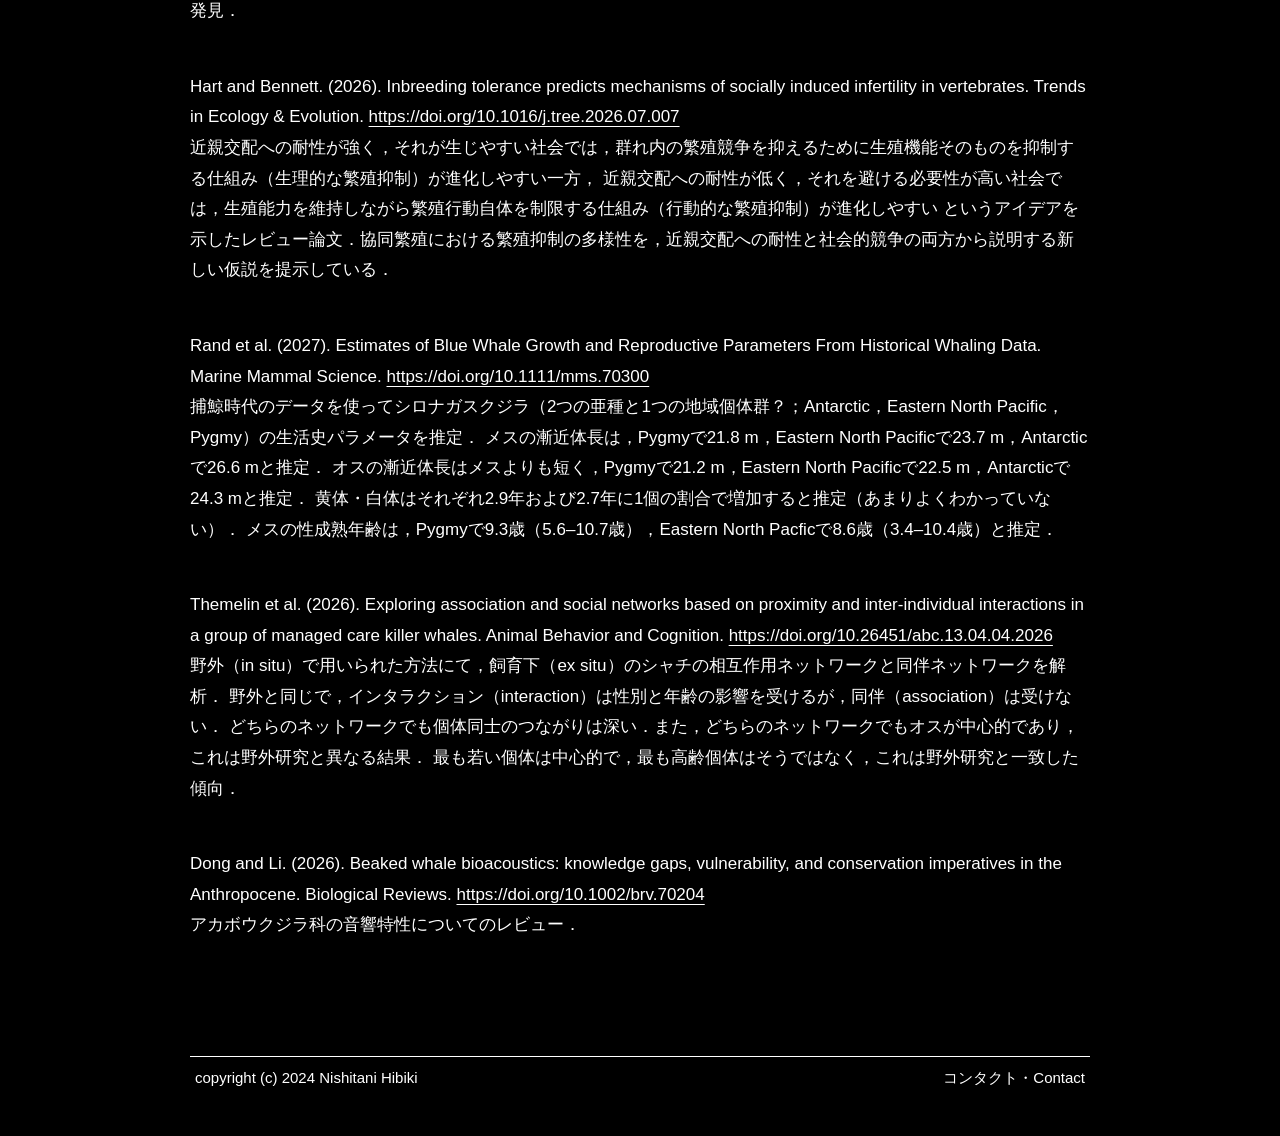
<file: Sources_Jap/paper_memo/index_paper_memo1.html>
<!DOCTYPE html>
<html lang="ja">

<head>
    <meta charset="UTF-8">
    <meta name="description" content="西谷響の一言論文メモ">
    <meta name="viewport" content="width=device-width, initial-scale=1.0">
    <link rel="stylesheet" href="style_paper_memo1.css">
    <title>一言論文メモ | 西谷響</title>
</head>

<body>

    <main class="paper-memo-page">

        <div class="language-switch" aria-label="言語切り替え">

            <a
                class="language-link current-language"
                href="./index_paper_memo1.html"
                lang="ja"
                aria-current="page"
            >
                日本語
            </a>

            <span class="language-divider" aria-hidden="true">｜</span>

            <a
                class="language-link"
                href="../../English/"
                lang="en"
            >
                English
            </a>

        </div>

        <header class="site-header">
            <a class="site-title" href="../../">
                西谷響（Hibiki Nishitani）のホームページ
            </a>
        </header>

        <nav class="main-nav" aria-label="メインメニュー">

            <div class="nav-item">
                <a class="nav-link" href="../../About_Jap/">
                    略歴
                </a>
            </div>

            <div class="nav-item">
                <a class="nav-link" href="../../Research_Jap/">
                    研究
                </a>
            </div>

            <div class="nav-item">
                <a class="nav-link" href="../../Works_Jap/">
                    業績
                </a>
            </div>

            <div class="nav-item">
                <a class="nav-link current-page" href="../">
                    資料
                </a>
            </div>

            <div class="nav-item">
                <a class="nav-link" href="../../Links_Jap/">
                    リンク
                </a>
            </div>

        </nav>



        <!-- ページタイトル -->
        <section class="memo-header">

            <h1 class="memo-title">一言論文メモ</h1>

            <p class="memo-updated">
                最終更新日：2026.11.22
            </p>

        </section>


        <!-- 論文メモ -->
        <section class="memo-list">

            <!-- 記入日 -->
            <div class="memo-date">
                記入日：2026.11.22
            </div>


            <article class="memo-entry">
                <p class="memo-paper">
                    Walmsley et al. (2026). Coevolution of social network structure and life history in toothed whales. PNAS.
                    <a href="https://doi.org/10.1073/pnas.2631011123" target="_blank" rel="noopener noreferrer">
                        https://doi.org/10.1073/pnas.2631011123
                    </a>
                    <br>
                    ハクジラの社会構造に関する系統比較．別に詳しく記事を書くと思います．
                </p>
            </article>

            <article class="memo-entry">
                <p class="memo-paper">
                    Kaplan. (2026). Krill swarm structure drives trophic partitioning in sympatric baleen 
                    whale species on the Northern California Current foraging grounds. Scientific Report.
                    <a href="https://doi.org/10.1038/s41598-026-77347-2" target="_blank" rel="noopener noreferrer">
                        https://doi.org/10.1038/s41598-026-77347-2
                    </a>
                    <br>
                    オキアミの群れの特徴が，同じハビタットを利用するヒゲクジラ類（シロナガス，ナガス，ザトウ）の種間における食い分けに寄与している．
                    ジェネラリストであるナガスとザトウの予測は難しい一方，スペシャリストのシロナガスの予測は良好．
                </p>
            </article>

            <article class="memo-entry">
                <p class="memo-paper">
                    大原ほか. (2026). 新潟県沿岸に出現したミナミハンドウイルカの調査報告. 日本セトロジー研究.
                    <a href="https://doi.org/10.5181/cetology.36.0_55" target="_blank" rel="noopener noreferrer">
                        https://doi.org/10.5181/cetology.36.0_55
                    </a>
                    <br>
                    2020年4月に新潟県糸魚川市及び上越市の沿岸へミナミハンドウイルカ（Tursiops aduncus）の群れが出現．
                    2018年に京都府宮津市栗田湾へ出現した群れの一部と一致．
                    栗田湾から移動した群れは日本海を北上し，2019年には秋田県へ到達していた事が判明．
                    日本海沿岸におけるミナミハンドウイルカの生息域北限が新潟県を含む東日本沿岸へ拡大した事を示唆．
                </p>
            </article>

            <article class="memo-entry">
                <p class="memo-paper">
                    渡辺ほか. (2026). 御蔵島で個体識別されたミナミハンドウイルカの山形県庄内沿岸への移動記録. 日本セトロジー研究.
                    <a href="https://doi.org/10.5181/cetology.36.0_61" target="_blank" rel="noopener noreferrer">
                        https://doi.org/10.5181/cetology.36.0_61
                    </a>
                    <br>
                    山形県庄内沿岸の四島（留棹庵島）に御蔵島のミナミハンドウイルカが移出したという報告．
                    津軽海峡経由で約1,300 km，関門海峡経由で約1,900 kmの移動距離．
                </p>
            </article>


            <article class="memo-entry">
                <p class="memo-paper">
                    Kanda et al. (2026). Genetic Characteristics of Humpback Whales (Megaptera novaeangliae) 
                    in a New Wintering Ground Around Hachijojima Island, Japan. Aquatic Mammals.
                    <a href="https://doi.org/10.1578/AM.52.5.2026.423" target="_blank" rel="noopener noreferrer">
                        https://doi.org/10.1578/AM.52.5.2026.423
                    </a>
                    <br>
                    八丈島周辺海域のザトウクジラの集団遺伝学的研究．2015年より八丈島周辺で観察されているザトウクジラについて；
                    （1）採餌海域から繁殖海域への回遊途中にある小笠原・マリアナ個体群と沖縄・フィリピン個体群の個体が混在している：
                    （2）近隣の個体群が越冬海域を拡大したことに伴い，その個体群に属する個体が集まっている：
                    （3）近隣の個体群から最近移入してきた個体であり，将来的に生殖的に隔離された個体群を形成する可能性，
                    といった仮説について検討し，2のシナリオと整合する結果を得た．
                </p>
            </article>


            <!-- 論文メモ -->
            <section class="memo-list">

                <!-- 記入日 -->
                <div class="memo-date">
                    記入日：2026.11.21
                </div>


                <!-- 論文 -->
                <article class="memo-entry">
                    <p class="memo-paper">
                        Methion and Lopez. (2026). Reproductive state shapes female socialnetwork position in bottlenose dolphins.
                        Animal Behaviour.
                        <a href="https://doi.org/10.1016/j.anbehav.2026.123745" target="_blank" rel="noopener noreferrer">
                            https://doi.org/10.1016/j.anbehav.2026.123745
                        </a>
                        <br>
                        Galician rías（スペイン北西）に生息するハンドウイルカを対象にして，同伴ネットワークとメスの繁殖状態の関連性を調べた論文．
                        同伴ネットワークでもnode-basedな指標を解析している．
                        繁殖状態は「cycling，pregnant，lactating」の3つ．
                        1）繁殖状態によって中心性が変わること，2）同じ繁殖状態のメス同士でつるむことなどが主要な発見．
                    </p>
                </article>

                <article class="memo-entry">
                    <p class="memo-paper">
                        Hart and Bennett. (2026). Inbreeding tolerance predicts mechanisms of socially induced infertility in vertebrates.
                        Trends in Ecology & Evolution.
                        <a href="https://doi.org/10.1016/j.tree.2026.07.007" target="_blank" rel="noopener noreferrer">
                            https://doi.org/10.1016/j.tree.2026.07.007
                        </a>
                        <br>
                        近親交配への耐性が強く，それが生じやすい社会では，群れ内の繁殖競争を抑えるために生殖機能そのものを抑制する仕組み（生理的な繁殖抑制）が進化しやすい一方，
                        近親交配への耐性が低く，それを避ける必要性が高い社会では，生殖能力を維持しながら繁殖行動自体を制限する仕組み（行動的な繁殖抑制）が進化しやすい
                        というアイデアを示したレビュー論文．協同繁殖における繁殖抑制の多様性を，近親交配への耐性と社会的競争の両方から説明する新しい仮説を提示している．
                    </p>
                </article>

                <article class="memo-entry">
                    <p class="memo-paper">
                        Rand et al. (2027). Estimates of Blue Whale Growth and Reproductive Parameters From Historical Whaling Data.
                        Marine Mammal Science.
                        <a href="https://doi.org/10.1111/mms.70300" target="_blank" rel="noopener noreferrer">
                            https://doi.org/10.1111/mms.70300
                        </a>
                        <br>
                        捕鯨時代のデータを使ってシロナガスクジラ（2つの亜種と1つの地域個体群？；Antarctic，Eastern North Pacific，Pygmy）の生活史パラメータを推定．
                        メスの漸近体長は，Pygmyで21.8 m，Eastern North Pacificで23.7 m，Antarcticで26.6 mと推定．
                        オスの漸近体長はメスよりも短く，Pygmyで21.2 m，Eastern North Pacificで22.5 m，Antarcticで24.3 mと推定．
                        黄体・白体はそれぞれ2.9年および2.7年に1個の割合で増加すると推定（あまりよくわかっていない）．
                        メスの性成熟年齢は，Pygmyで9.3歳（5.6–10.7歳），Eastern North Pacficで8.6歳（3.4–10.4歳）と推定．
                    </p>
                </article>

                <article class="memo-entry">
                    <p class="memo-paper">
                        Themelin et al. (2026). Exploring association and social networks based on proximity and inter-individual
                        interactions in a group of managed care killer whales.
                        Animal Behavior and Cognition.
                        <a href="https://doi.org/10.26451/abc.13.04.04.2026" target="_blank" rel="noopener noreferrer">
                            https://doi.org/10.26451/abc.13.04.04.2026
                        </a>
                        <br>
                        野外（in situ）で用いられた方法にて，飼育下（ex situ）のシャチの相互作用ネットワークと同伴ネットワークを解析．
                        野外と同じで，インタラクション（interaction）は性別と年齢の影響を受けるが，同伴（association）は受けない．
                        どちらのネットワークでも個体同士のつながりは深い．また，どちらのネットワークでもオスが中心的であり，これは野外研究と異なる結果．
                        最も若い個体は中心的で，最も高齢個体はそうではなく，これは野外研究と一致した傾向．
                    </p>
                </article>

                <article class="memo-entry">
                    <p class="memo-paper">
                        Dong and Li. (2026). Beaked whale bioacoustics: knowledge gaps, vulnerability,
                        and conservation imperatives in the Anthropocene. Biological Reviews.
                        <a href="https://doi.org/10.1002/brv.70204" target="_blank" rel="noopener noreferrer">
                            https://doi.org/10.1002/brv.70204
                        </a>
                        <br>
                        アカボウクジラ科の音響特性についてのレビュー．
                    </p>
                </article>

            </section>





        <!-- フッター -->
        <footer class="site-footer">

            <p class="copyright">
                copyright (c) 2024 Nishitani Hibiki
            </p>

            <a class="contact-link" href="../../Contact_Jap/">
                コンタクト・Contact
            </a>

        </footer>

    </main>

</body>

</html>
</file>
<file: About/style_about.css>
@charset "utf-8";

* {
    box-sizing: border-box;
}

html {
    background-color: #000000;
}

body {
    margin: 0;
    min-height: 100vh;
    background-color: #000000;
    color: #ffffff;
    font-family: Arial, "Yu Gothic", "Hiragino Kaku Gothic ProN", sans-serif;
    font-weight: 300;
}

/* 上部の共通ヘッダー */
.global-header {
    position: sticky;
    z-index: 1000;
    top: 0;
    width: 100%;
    background-color: #000000;
}

.global-header-inner {
    width: min(900px, calc(100% - 40px));
    margin: 0 auto;
    padding-top: 20px;
}

.site-title {
    display: block;
    margin: 0 0 8px;
    color: #ffffff;
    font-size: 30px;
    font-weight: 400;
    line-height: 1.38;
    letter-spacing: 0.01em;
    text-align: center;
    text-decoration: none;
}

.site-title:hover,
.site-title:focus-visible {
    opacity: 0.7;
}

/* 5つのメニュー */
.main-nav {
    display: grid;
    grid-template-columns: repeat(5, minmax(0, 1fr));
    column-gap: 12px;
    width: 100%;
    padding: 12px 20px;
    background-color: #000000;
    border-bottom: 1px solid #ffffff;
}

.nav-item {
    display: flex;
    width: 100%;
    min-width: 0;
    flex-direction: column;
    align-items: center;
    color: #ffffff;
    text-align: center;
}

.nav-link {
    display: block;
    width: 100%;
    color: #ffffff;
    text-align: center;
    text-decoration: none;
    white-space: nowrap;
    opacity: 0.5;
}

.nav-link:hover,
.nav-link:focus-visible {
    opacity: 1;
}

.nav-ja,
.nav-en {
    display: block;
    width: 100%;
    font-size: clamp(15px, 2.1vw, 20px);
    font-weight: 400;
    text-align: center;
    white-space: nowrap;
}

.nav-ja {
    line-height: 1.45;
}

.nav-en {
    margin-top: 8px;
    line-height: 1.2;
}

.current-page {
    opacity: 1;
}

/* About本文 */
.about-page {
    width: min(900px, calc(100% - 40px));
    margin: 0 auto;
    padding-top: 35px;
    padding-bottom: 80px;
}

.profile {
    display: grid;
    grid-template-columns: minmax(260px, 320px) minmax(0, 1fr);
    align-items: center;
    column-gap: 80px;
}

.profile-image {
    display: block;
    width: 100%;
    max-width: 320px;
    height: 400px;
    object-fit: cover;
}

.profile-name {
    min-width: 0;
}

.profile-name h1 {
    margin: 0;
    font-size: 52px;
    font-weight: 300;
    line-height: 1.3;
    letter-spacing: 0.08em;
    white-space: nowrap;
}

.research-field {
    margin-top: 90px;
    margin-right: 15px;
    margin-left: 15px;
}

.research-field h2,
.career h2 {
    margin: 0;
    font-size: 31px;
    font-weight: 300;
    line-height: 1.4;
}

.research-field p {
    margin: 0;
    max-width: 100%;
    font-size: 31px;
    font-weight: 300;
    line-height: 1.5;
    overflow-wrap: anywhere;
}

.career {
    margin-top: 95px;
    margin-right: 15px;
    margin-left: 15px;
}

.career-list {
    margin-top: 2px;
}

.career-row {
    display: grid;
    grid-template-columns: minmax(170px, 230px) minmax(0, 1fr);
    column-gap: 18px;
    align-items: start;
}

.career-row p {
    min-width: 0;
    margin: 0;
    font-size: 30px;
    font-weight: 300;
    line-height: 1.45;
}

.career-year {
    white-space: nowrap;
}

.career-place {
    overflow-wrap: anywhere;
}

/* タブレット */
@media screen and (max-width: 768px) {
    .global-header-inner,
    .about-page {
        width: min(100% - 28px, 900px);
    }

    .global-header-inner {
        padding-top: 20px;
    }

    .site-title {
        font-size: 25px;
    }

    .main-nav {
        grid-template-columns: repeat(5, minmax(0, 1fr));
        column-gap: 6px;
        padding: 10px 5px;
    }

    .nav-ja,
    .nav-en {
        font-size: clamp(15px, 2.8vw, 20px);
    }

    .about-page {
        padding-top: 25px;
        padding-bottom: 50px;
    }

    .profile {
        grid-template-columns: minmax(180px, 42%) minmax(0, 1fr);
        column-gap: 30px;
    }

    .profile-image {
        width: 100%;
        height: auto;
        aspect-ratio: 4 / 5;
    }

    .profile-name h1 {
        font-size: clamp(30px, 6vw, 45px);
        white-space: normal;
    }

    .research-field,
    .career {
        margin-right: 0;
        margin-left: 0;
    }

    .research-field {
        margin-top: 60px;
    }

    .career {
        margin-top: 65px;
    }

    .research-field h2,
    .career h2 {
        font-size: 26px;
    }

    .research-field p {
        font-size: 24px;
    }

    .career-row {
        grid-template-columns: minmax(145px, 190px) minmax(0, 1fr);
        column-gap: 10px;
    }

    .career-row p {
        font-size: 23px;
    }
}

/* 写真と名前を縦並びにする */
@media screen and (max-width: 520px) {
    .profile {
        grid-template-columns: 1fr;
        row-gap: 25px;
    }

    .profile-image {
        width: min(100%, 320px);
        height: auto;
        margin: 0 auto;
        aspect-ratio: 4 / 5;
    }

    .profile-name {
        text-align: center;
    }

    .profile-name h1 {
        font-size: 38px;
    }

    .research-field,
    .career {
        margin-top: 55px;
    }

    .research-field h2,
    .career h2 {
        font-size: 24px;
    }

    .research-field p {
        font-size: 21px;
    }

    .career-row {
        display: block;
        margin-bottom: 20px;
    }

    .career-row p {
        font-size: 20px;
    }

    .career-place {
        margin-top: 2px;
    }
}

/* スマートフォン */
@media screen and (max-width: 480px) {
    .global-header-inner,
    .about-page {
        width: calc(100% - 20px);
    }

    .global-header-inner {
        padding-top: 20px;
    }

    .site-title {
        font-size: 18px;
    }

    .main-nav {
        grid-template-columns: repeat(5, minmax(0, 1fr));
        column-gap: 2px;
        padding: 8px 2px;
    }

    .nav-ja,
    .nav-en {
        font-size: 14px;
    }

    .nav-en {
        margin-top: 8px;
    }

    .about-page {
        padding-top: 20px;
        padding-bottom: 40px;
    }
}
</file>
<file: About_Jap/style_about.css>
@charset "utf-8";

* {
    box-sizing: border-box;
}

html {
    background-color: #000000;
}

body {
    margin: 0;
    min-height: 100vh;
    background-color: #000000;
    color: #ffffff;
    font-family: Arial, "Hiragino Kaku Gothic ProN", "Yu Gothic Medium", "Yu Gothic", sans-serif;
    font-weight: 400;
}

/* ページ全体 */
.about-page {
    width: min(900px, calc(100% - 40px));
    margin: 0 auto;
    padding-top: 20px;
    padding-bottom: 48px;
}

/* 言語切り替え */
.language-switch {
    display: flex;
    align-items: center;
    justify-content: flex-end;
    margin-bottom: 8px;
    font-size: 16px;
    line-height: 1.4;
}

.language-link {
    color: #ffffff;
    text-decoration: none;
    opacity: 0.6;
}

.language-link:hover,
.language-link:focus-visible {
    opacity: 1;
}

.current-language {
    font-weight: 700;
    opacity: 1;
}

.language-divider {
    margin-right: 6px;
    margin-left: 6px;
    color: #ffffff;
}

/* サイト名 */
.site-header {
    width: 100%;
    text-align: center;
}

.site-title {
    display: block;
    margin: 0 0 8px;
    color: #ffffff;
    font-size: 30px;
    font-weight: 400;
    line-height: 1.38;
    letter-spacing: 0.01em;
    text-align: center;
    text-decoration: none;
}

.site-title:hover,
.site-title:focus-visible {
    opacity: 0.7;
}

/* メインナビゲーション */
.main-nav {
    position: sticky;
    z-index: 1000;
    top: 0;
    display: grid;
    grid-template-columns: repeat(5, minmax(0, 1fr));
    column-gap: 12px;
    width: 100%;
    padding: 12px 20px;
    background-color: #000000;
    border-bottom: 1px solid #ffffff;
}

.nav-item {
    display: flex;
    width: 100%;
    min-width: 0;
    align-items: center;
    justify-content: center;
    text-align: center;
}

.nav-link,
.nav-text {
    display: block;
    width: 100%;
    color: #ffffff;
    font-size: clamp(15px, 2.1vw, 20px);
    font-weight: 400;
    line-height: 1.45;
    text-align: center;
    white-space: nowrap;
    opacity: 0.6;
}

.nav-link {
    text-decoration: none;
}

.nav-link:hover,
.nav-link:focus-visible {
    opacity: 1;
}

.current-page {
    opacity: 1;
}

/* プロフィール */
.profile {
    display: grid;
    grid-template-columns: minmax(260px, 320px) minmax(0, 1fr);
    align-items: center;
    column-gap: 80px;
    padding-top: 35px;
}

.profile-image {
    display: block;
    width: 100%;
    max-width: 320px;
    height: 400px;
    object-fit: cover;
    object-position: right bottom;
}

.profile-name {
    min-width: 0;
}

.profile-name h1 {
    margin: 0;
    font-size: 52px;
    font-weight: 400;
    line-height: 1.3;
    letter-spacing: 0.13em;
    white-space: nowrap;
}

.profile-name p {
    margin: 4px 0 0;
    font-size: 29px;
    font-weight: 400;
    line-height: 1.4;
    letter-spacing: 0.12em;
    white-space: nowrap;
}

/* 研究分野 */
.research-field {
    margin-top: 90px;
    margin-right: 15px;
    margin-left: 15px;
}

.research-field h2,
.career h2 {
    margin: 0;
    font-size: 31px;
    font-weight: 400;
    line-height: 1.4;
}

.research-field p {
    margin: 0;
    max-width: 100%;
    font-size: 31px;
    font-weight: 400;
    line-height: 1.5;
    overflow-wrap: anywhere;
}

/* 経歴 */
.career {
    margin-top: 95px;
    margin-right: 15px;
    margin-left: 15px;
}

.career-list {
    margin-top: 2px;
}

.career-row {
    display: grid;
    grid-template-columns: minmax(170px, 230px) minmax(0, 1fr);
    column-gap: 18px;
    align-items: start;
}

.career-row p {
    min-width: 0;
    margin: 0;
    font-size: 30px;
    font-weight: 400;
    line-height: 1.45;
}

.career-year {
    white-space: nowrap;
}

.career-place {
    overflow-wrap: anywhere;
}

/* フッター */
.site-footer {
    display: flex;
    align-items: center;
    justify-content: space-between;
    margin-top: 80px;
    padding: 10px 5px 0;
    border-top: 1px solid #ffffff;
}

.copyright {
    margin: 0;
    font-size: 15px;
    font-weight: 400;
    line-height: 1.4;
}

.contact-link {
    color: #ffffff;
    font-size: 15px;
    font-weight: 400;
    line-height: 1.4;
    text-decoration: none;
    white-space: nowrap;
}

.contact-link:hover,
.contact-link:focus-visible {
    opacity: 0.7;
}

/* タブレット */
@media screen and (max-width: 768px) {

    .about-page {
        width: min(calc(100% - 28px), 900px);
        padding-top: 20px;
        padding-bottom: 32px;
    }

    .language-switch {
        font-size: 15px;
    }

    .site-title {
        font-size: 25px;
    }

    .main-nav {
        column-gap: 6px;
        padding: 10px 5px;
    }

    .nav-link,
    .nav-text {
        font-size: clamp(15px, 2.8vw, 20px);
    }

    .profile {
        grid-template-columns: minmax(180px, 42%) minmax(0, 1fr);
        column-gap: 30px;
        padding-top: 25px;
    }

    .profile-image {
        width: 100%;
        height: auto;
        aspect-ratio: 4 / 5;
        object-fit: cover;
        object-position: right bottom;
    }

    .profile-name h1 {
        font-size: clamp(30px, 6vw, 45px);
        white-space: normal;
    }

    .profile-name p {
        font-size: clamp(18px, 4vw, 25px);
        white-space: normal;
    }

    .research-field,
    .career {
        margin-right: 0;
        margin-left: 0;
    }

    .research-field {
        margin-top: 60px;
    }

    .career {
        margin-top: 65px;
    }

    .research-field h2,
    .career h2 {
        font-size: 26px;
    }

    .research-field p {
        font-size: 24px;
    }

    .career-row {
        grid-template-columns: minmax(145px, 190px) minmax(0, 1fr);
        column-gap: 10px;
    }

    .career-row p {
        font-size: 23px;
    }

    .site-footer {
        margin-top: 65px;
    }

    .copyright,
    .contact-link {
        font-size: 16px;
    }
}

/* 縦長スマートフォン */
@media screen and (max-width: 520px) {

    .profile {
        grid-template-columns: 1fr;
        row-gap: 25px;
    }

    .profile-image {
        width: min(100%, 320px);
        height: auto;
        margin: 0 auto;
        aspect-ratio: 4 / 5;
        object-fit: cover;
        object-position: right bottom;
    }

    .profile-name {
        text-align: center;
    }

    .profile-name h1 {
        font-size: 38px;
    }

    .profile-name p {
        font-size: 22px;
    }

    .research-field,
    .career {
        margin-top: 55px;
    }

    .research-field h2,
    .career h2 {
        font-size: 24px;
    }

    .research-field p {
        font-size: 21px;
    }

    .career-row {
        display: block;
        margin-bottom: 20px;
    }

    .career-row p {
        font-size: 20px;
    }

    .career-place {
        margin-top: 2px;
    }
}

/* 小型スマートフォン */
@media screen and (max-width: 480px) {

    .about-page {
        width: calc(100% - 20px);
        padding-top: 20px;
        padding-bottom: 28px;
    }

    .language-switch {
        margin-bottom: 6px;
        font-size: 13px;
    }

    .language-divider {
        margin-right: 4px;
        margin-left: 4px;
    }

    .site-title {
        margin-bottom: 8px;
        font-size: 18px;
        line-height: 1.38;
    }

    .main-nav {
        column-gap: 2px;
        padding: 8px 2px;
    }

    .nav-link,
    .nav-text {
        font-size: 14px;
        line-height: 1.45;
    }

    .profile {
        padding-top: 20px;
    }

    .site-footer {
        flex-direction: column;
        align-items: flex-start;
        gap: 5px;
        margin-top: 55px;
    }

    .copyright,
    .contact-link {
        font-size: 12px;
    }

    .contact-link {
        align-self: flex-end;
    }
}
</file>
<file: Contact/style_contact.css>
@charset "utf-8";

* {
    box-sizing: border-box;
}

html {
    background-color: #000000;
}

body {
    margin: 0;
    min-height: 100vh;
    background-color: #000000;
    color: #ffffff;
    font-family: Arial, "Yu Gothic", "Hiragino Kaku Gothic ProN", sans-serif;
    font-weight: 300;
}

.contact-page {
    width: min(900px, calc(100% - 80px));
    margin: 0 auto;
    padding-top: 140px;
    padding-bottom: 100px;
}

.contact-section {
    min-width: 0;
}

.contact-japanese {
    margin-bottom: 190px;
}

.contact-name-japanese h1 {
    margin: 0;
    font-size: 52px;
    font-weight: 300;
    line-height: 1.3;
    letter-spacing: 0.13em;
}

.contact-name-japanese p {
    margin: 4px 0 30px;
    font-size: 29px;
    font-weight: 300;
    line-height: 1.4;
    letter-spacing: 0.12em;
}

.contact-name-english h2 {
    margin: 0 0 25px;
    font-size: 46px;
    font-weight: 300;
    line-height: 1.3;
    letter-spacing: 0.03em;
}

.contact-details p {
    margin: 0;
    max-width: 100%;
    font-size: 30px;
    font-weight: 300;
    line-height: 1.4;
    overflow-wrap: anywhere;
}

.contact-details a {
    color: #ffffff;
    text-decoration: none;
}

.contact-details a:hover,
.contact-details a:focus-visible {
    opacity: 0.7;
}

@media screen and (max-width: 768px) {
    .contact-page {
        width: calc(100% - 48px);
        padding-top: 80px;
        padding-bottom: 70px;
    }

    .contact-japanese {
        margin-bottom: 120px;
    }

    .contact-name-japanese h1 {
        font-size: clamp(38px, 7vw, 48px);
    }

    .contact-name-japanese p {
        font-size: clamp(21px, 4vw, 27px);
    }

    .contact-name-english h2 {
        font-size: clamp(34px, 6vw, 42px);
    }

    .contact-details p {
        font-size: clamp(20px, 3.6vw, 27px);
    }
}

@media screen and (max-width: 520px) {
    .contact-page {
        width: calc(100% - 32px);
        padding-top: 45px;
        padding-bottom: 50px;
    }

    .contact-japanese {
        margin-bottom: 80px;
    }

    .contact-name-japanese h1 {
        font-size: 38px;
    }

    .contact-name-japanese p {
        margin-bottom: 24px;
        font-size: 22px;
    }

    .contact-name-english h2 {
        margin-bottom: 20px;
        font-size: 34px;
    }

    .contact-details p {
        margin-bottom: 5px;
        font-size: 20px;
        line-height: 1.5;
    }
}
</file>
<file: Contact_Jap/style_contact.css>
@charset "utf-8";

* {
    box-sizing: border-box;
}

html {
    background-color: #000000;
}

body {
    margin: 0;
    min-height: 100vh;
    background-color: #000000;
    color: #ffffff;
    font-family: Arial, "Hiragino Kaku Gothic ProN", "Yu Gothic Medium", "Yu Gothic", sans-serif;
    font-weight: 400;
}

/* ページ全体 */
.contact-page {
    width: min(900px, calc(100% - 40px));
    margin: 0 auto;
    padding-top: 20px;
    padding-bottom: 48px;
}

/* 言語切り替え */
.language-switch {
    display: flex;
    align-items: center;
    justify-content: flex-end;
    margin-bottom: 8px;
    font-size: 16px;
    line-height: 1.4;
}

.language-link {
    color: #ffffff;
    text-decoration: none;
    opacity: 0.6;
}

.language-link:hover,
.language-link:focus-visible {
    opacity: 1;
}

.current-language {
    font-weight: 700;
    opacity: 1;
}

.language-divider {
    margin-right: 6px;
    margin-left: 6px;
    color: #ffffff;
}

/* サイト名 */
.site-header {
    width: 100%;
    text-align: center;
}

.site-title {
    display: block;
    margin: 0 0 8px;
    color: #ffffff;
    font-size: 30px;
    font-weight: 400;
    line-height: 1.38;
    letter-spacing: 0.01em;
    text-align: center;
    text-decoration: none;
}

.site-title:hover,
.site-title:focus-visible {
    opacity: 0.7;
}

/* メインナビゲーション */
.main-nav {
    position: sticky;
    z-index: 1000;
    top: 0;
    display: grid;
    grid-template-columns: repeat(5, minmax(0, 1fr));
    column-gap: 12px;
    width: 100%;
    padding: 12px 20px;
    background-color: #000000;
    border-bottom: 1px solid #ffffff;
}

.nav-item {
    display: flex;
    width: 100%;
    min-width: 0;
    align-items: center;
    justify-content: center;
    text-align: center;
}

.nav-link {
    display: block;
    width: 100%;
    color: #ffffff;
    font-size: clamp(15px, 2.1vw, 20px);
    font-weight: 400;
    line-height: 1.45;
    text-align: center;
    text-decoration: none;
    white-space: nowrap;
    opacity: 0.6;
}

.nav-link:hover,
.nav-link:focus-visible {
    opacity: 1;
}

/* 連絡先とGoogle Map */
.contact-layout {
    display: grid;
    grid-template-columns: minmax(0, 1fr) 340px;
    column-gap: 45px;
    align-items: center;
    padding-top: 55px;
    padding-right: 15px;
    padding-left: 15px;
}

.contact-content {
    min-width: 0;
}

.contact-section {
    width: 100%;
}

.contact-section + .contact-section {
    margin-top: 70px;
}

.contact-name-japanese,
.contact-name-english {
    margin: 0;
}

.contact-name-japanese h1,
.contact-name-english h1 {
    margin: 0;
    font-size: 32px;
    font-weight: 400;
    line-height: 1.4;
}

.contact-name-japanese h1 {
    letter-spacing: 0.12em;
}

.contact-name-english h1 {
    letter-spacing: 0.02em;
}

.contact-details {
    margin-top: 18px;
}

.contact-details p {
    margin: 0;
    font-size: 18px;
    font-weight: 400;
    line-height: 1.75;
    overflow-wrap: anywhere;
}

/* Google Map */
.map-box {
    width: 100%;
    aspect-ratio: 3 / 4;
    overflow: hidden;
}

.map-box iframe {
    display: block;
    width: 100%;
    height: 100%;
    border: 0;
}

/* フッター */
.site-footer {
    display: flex;
    align-items: center;
    justify-content: flex-start;
    margin-top: 80px;
    padding: 10px 5px 0;
    border-top: 1px solid #ffffff;
}

.copyright {
    margin: 0;
    font-size: 15px;
    font-weight: 400;
    line-height: 1.4;
}

/* タブレット */
@media screen and (max-width: 768px) {

    .contact-page {
        width: min(calc(100% - 28px), 900px);
        padding-top: 20px;
        padding-bottom: 32px;
    }

    .language-switch {
        margin-bottom: 8px;
        font-size: 15px;
    }

    .site-title {
        font-size: 25px;
    }

    .main-nav {
        column-gap: 6px;
        padding: 10px 5px;
    }

    .nav-link {
        font-size: clamp(15px, 2.8vw, 20px);
    }

    .contact-layout {
        grid-template-columns: minmax(0, 1fr) 280px;
        column-gap: 25px;
        align-items: center;
        padding-top: 45px;
        padding-right: 0;
        padding-left: 0;
    }

    .contact-section + .contact-section {
        margin-top: 55px;
    }

    .contact-name-japanese h1,
    .contact-name-english h1 {
        font-size: 27px;
    }

    .contact-details {
        margin-top: 15px;
    }

    .contact-details p {
        font-size: 17px;
        line-height: 1.7;
    }

    .map-box {
        aspect-ratio: 3 / 4;
    }

    .site-footer {
        margin-top: 65px;
    }

    .copyright {
        font-size: 16px;
    }
}

/* 地図を下に移動する幅 */
@media screen and (max-width: 620px) {

    .contact-layout {
        grid-template-columns: 1fr;
        row-gap: 40px;
        align-items: start;
    }

    .map-box {
        width: 100%;
        aspect-ratio: 16 / 9;
    }
}

/* スマートフォン */
@media screen and (max-width: 480px) {

    .contact-page {
        width: calc(100% - 20px);
        padding-top: 20px;
        padding-bottom: 28px;
    }

    .language-switch {
        margin-bottom: 6px;
        font-size: 13px;
    }

    .language-divider {
        margin-right: 4px;
        margin-left: 4px;
    }

    .site-title {
        margin-bottom: 8px;
        font-size: 18px;
        line-height: 1.38;
    }

    .main-nav {
        column-gap: 2px;
        padding: 8px 2px;
    }

    .nav-link {
        font-size: 14px;
        line-height: 1.45;
    }

    .contact-layout {
        row-gap: 35px;
        padding-top: 35px;
    }

    .contact-section + .contact-section {
        margin-top: 50px;
    }

    .contact-name-japanese h1,
    .contact-name-english h1 {
        font-size: 25px;
    }

    .contact-name-japanese h1 {
        letter-spacing: 0.08em;
    }

    .contact-details {
        margin-top: 14px;
    }

    .contact-details p {
        font-size: 16px;
        line-height: 1.7;
    }

    .map-box {
        aspect-ratio: 4 / 3;
    }

    .site-footer {
        margin-top: 55px;
        padding-right: 2px;
        padding-left: 2px;
    }

    .copyright {
        font-size: 12px;
    }
}
</file>
<file: Research_Jap/style_research.css>
@charset "utf-8";

* {
    box-sizing: border-box;
}

html {
    background-color: #000000;
}

body {
    margin: 0;
    min-height: 100vh;
    background-color: #000000;
    color: #ffffff;
    font-family: Arial, "Hiragino Kaku Gothic ProN", "Yu Gothic Medium", "Yu Gothic", sans-serif;
    font-weight: 400;
}

/* ページ全体 */
.research-page {
    width: min(900px, calc(100% - 40px));
    margin: 0 auto;
    padding-top: 20px;
    padding-bottom: 48px;
}

/* 言語切り替え */
.language-switch {
    display: flex;
    align-items: center;
    justify-content: flex-end;
    margin-bottom: 8px;
    font-size: 16px;
    line-height: 1.4;
}

.language-link {
    color: #ffffff;
    text-decoration: none;
    opacity: 0.6;
}

.language-link:hover,
.language-link:focus-visible {
    opacity: 1;
}

.current-language {
    font-weight: 700;
    opacity: 1;
}

.language-divider {
    margin-right: 6px;
    margin-left: 6px;
    color: #ffffff;
}

/* サイト名 */
.site-header {
    width: 100%;
    text-align: center;
}

.site-title {
    display: block;
    margin: 0 0 8px;
    color: #ffffff;
    font-size: 30px;
    font-weight: 400;
    line-height: 1.38;
    letter-spacing: 0.01em;
    text-align: center;
    text-decoration: none;
}

.site-title:hover,
.site-title:focus-visible {
    opacity: 0.7;
}

/* メインナビゲーション */
.main-nav {
    position: sticky;
    z-index: 1000;
    top: 0;
    display: grid;
    grid-template-columns: repeat(5, minmax(0, 1fr));
    column-gap: 12px;
    width: 100%;
    padding: 12px 20px;
    background-color: #000000;
    border-bottom: 1px solid #ffffff;
}

.nav-item {
    display: flex;
    width: 100%;
    min-width: 0;
    align-items: center;
    justify-content: center;
    text-align: center;
}

.nav-link,
.nav-text {
    display: block;
    width: 100%;
    color: #ffffff;
    font-size: clamp(15px, 2.1vw, 20px);
    font-weight: 400;
    line-height: 1.45;
    text-align: center;
    white-space: nowrap;
    opacity: 0.6;
}

.nav-link {
    text-decoration: none;
}

.nav-link:hover,
.nav-link:focus-visible {
    opacity: 1;
}

.current-page {
    opacity: 1;
}

/* 上部画像 */
.hero {
    position: relative;
    width: 100%;
    margin-top: 15px;
    overflow: hidden;
}

.hero-image {
    display: block;
    width: 100%;
    aspect-ratio: 3 / 1.5;
    object-fit: cover;
    object-position: right 60%;
}

.hero::after {
    position: absolute;
    inset: 0;
    background-color: rgba(0, 0, 0, 0.35);
    content: "";
}

.hero-overlay {
    position: absolute;
    z-index: 1;
    top: 50%;
    left: 50%;
    width: calc(100% - 60px);
    transform: translate(-50%, -50%);
    text-align: center;
}

.hero-title {
    margin: 0;
    font-size: clamp(34px, 5vw, 52px);
    font-weight: 400;
    line-height: 1.3;
    letter-spacing: 0.08em;
}


/* ミナミハンドウイルカの同盟に関する研究 */
.alliance-section {
    display: grid;
    grid-template-columns: minmax(0, 1fr) 43%;
    column-gap: 30px;
    align-items: stretch;
    margin-top: 70px;
}

.alliance-text {
    display: flex;
    flex-direction: column;
    min-width: 0;
}

.alliance-title {
    margin: 0 0 20px;
    font-size: 22px;
    font-weight: 400;
    line-height: 1.5;
}

.alliance-description {
    margin: 0;
    font-size: 17px;
    font-weight: 400;
    line-height: 1.8;
}

.alliance-more {
    margin: auto 0 0;
    padding-top: 20px;
    font-size: 16px;
    text-align: right;
}

.alliance-image-box {
    width: 100%;
}

.alliance-image {
    display: block;
    width: 100%;
    height: auto;
    object-fit: contain;
}

/* スマートフォン */
@media screen and (max-width: 600px) {
    .alliance-section {
        grid-template-columns: 1fr;
        row-gap: 25px;
        margin-top: 50px;
    }

    .alliance-title {
        font-size: 20px;
    }

    .alliance-description {
        font-size: 16px;
    }

    .alliance-more {
        margin-top: 20px;
    }
}


/* フッター */
.site-footer {
    display: flex;
    align-items: center;
    justify-content: space-between;
    margin-top: 80px;
    padding: 10px 5px 0;
    border-top: 1px solid #ffffff;
}

.copyright {
    margin: 0;
    font-size: 15px;
    font-weight: 400;
    line-height: 1.4;
}

.contact-link {
    color: #ffffff;
    font-size: 15px;
    font-weight: 400;
    line-height: 1.4;
    text-decoration: none;
    white-space: nowrap;
}

.contact-link:hover,
.contact-link:focus-visible {
    opacity: 0.7;
}

/* タブレット */
@media screen and (max-width: 768px) {

    .research-page {
        width: min(calc(100% - 28px), 900px);
        padding-top: 20px;
        padding-bottom: 32px;
    }

    .language-switch {
        font-size: 15px;
    }

    .site-title {
        font-size: 25px;
    }

    .main-nav {
        column-gap: 6px;
        padding: 10px 5px;
    }

    .nav-link,
    .nav-text {
        font-size: clamp(15px, 2.8vw, 20px);
    }

    .hero-image {
        aspect-ratio: 3 / 1.7;
        object-position: right 90%;
    }

    .hero-overlay {
        width: calc(100% - 40px);
    }

    .site-footer {
        margin-top: 65px;
    }

    .copyright,
    .contact-link {
        font-size: 16px;
    }
}

/* スマートフォン */
@media screen and (max-width: 480px) {

    .research-page {
        width: calc(100% - 20px);
        padding-top: 20px;
        padding-bottom: 28px;
    }

    .language-switch {
        margin-bottom: 6px;
        font-size: 13px;
    }

    .language-divider {
        margin-right: 4px;
        margin-left: 4px;
    }

    .site-title {
        margin-bottom: 8px;
        font-size: 18px;
        line-height: 1.38;
    }

    .main-nav {
        column-gap: 2px;
        padding: 8px 2px;
    }

    .nav-link,
    .nav-text {
        font-size: 14px;
        line-height: 1.45;
    }

    .hero {
        margin-top: 10px;
    }

    .hero-image {
        aspect-ratio: 1 / 1;
        object-position: right 90%;
    }

    .hero-overlay {
        width: calc(100% - 30px);
    }

    .hero-title {
        font-size: 34px;
    }

    .site-footer {
        flex-direction: column;
        align-items: flex-start;
        gap: 5px;
        margin-top: 55px;
    }

    .copyright,
    .contact-link {
        font-size: 12px;
    }

    .contact-link {
        align-self: flex-end;
    }
}
</file>
<file: Sources_Jap/style_sources.css>
@charset "utf-8";

* {
    box-sizing: border-box;
}

html {
    background-color: #000000;
}

body {
    margin: 0;
    min-height: 100vh;
    background-color: #000000;
    color: #ffffff;
    font-family: Arial, "Hiragino Kaku Gothic ProN", "Yu Gothic Medium", "Yu Gothic", sans-serif;
    font-weight: 400;
}

/* ページ全体 */
.sources-page {
    width: min(900px, calc(100% - 40px));
    margin: 0 auto;
    padding-top: 20px;
    padding-bottom: 48px;
}

/* 言語切り替え */
.language-switch {
    display: flex;
    align-items: center;
    justify-content: flex-end;
    margin-bottom: 8px;
    font-size: 16px;
    line-height: 1.4;
}

.language-link {
    color: #ffffff;
    text-decoration: none;
    opacity: 0.6;
}

.language-link:hover,
.language-link:focus-visible {
    opacity: 1;
}

.current-language {
    font-weight: 700;
    opacity: 1;
}

.language-divider {
    margin-right: 6px;
    margin-left: 6px;
    color: #ffffff;
}

/* サイト名 */
.site-header {
    width: 100%;
    text-align: center;
}

.site-title {
    display: block;
    margin: 0 0 8px;
    color: #ffffff;
    font-size: 30px;
    font-weight: 400;
    line-height: 1.38;
    letter-spacing: 0.01em;
    text-align: center;
    text-decoration: none;
}

.site-title:hover,
.site-title:focus-visible {
    opacity: 0.7;
}

/* メインナビゲーション */
.main-nav {
    position: sticky;
    z-index: 1000;
    top: 0;
    display: grid;
    grid-template-columns: repeat(5, minmax(0, 1fr));
    column-gap: 12px;
    width: 100%;
    padding: 12px 20px;
    background-color: #000000;
    border-bottom: 1px solid #ffffff;
}

.nav-item {
    display: flex;
    width: 100%;
    min-width: 0;
    align-items: center;
    justify-content: center;
    text-align: center;
}

.nav-link {
    display: block;
    width: 100%;
    color: #ffffff;
    font-size: clamp(15px, 2.1vw, 20px);
    font-weight: 400;
    line-height: 1.45;
    text-align: center;
    text-decoration: none;
    white-space: nowrap;
    opacity: 0.6;
}

.nav-link:hover,
.nav-link:focus-visible {
    opacity: 1;
}

.current-page {
    opacity: 1;
}

/* 上部画像 */
.hero {
    position: relative;
    width: 100%;
    margin-top: 15px;
    overflow: hidden;
}

.hero-image {
    display: block;
    width: 100%;
    aspect-ratio: 3 / 1.5;
    object-fit: cover;
    object-position: right 90%;
}

.hero::after {
    position: absolute;
    inset: 0;
    background-color: rgba(0, 0, 0, 0.35);
    content: "";
}

.hero-overlay {
    position: absolute;
    z-index: 1;
    top: 50%;
    left: 50%;
    width: calc(100% - 60px);
    transform: translate(-50%, -50%);
    text-align: center;
}

.hero-title {
    margin: 0;
    font-size: clamp(34px, 5vw, 52px);
    font-weight: 400;
    line-height: 1.3;
    letter-spacing: 0.08em;
}



/* 資料一覧 */
.sources-directory {
    display: grid;
    grid-template-columns: repeat(3, minmax(0, 1fr));
    column-gap: 35px;
    row-gap: 55px;
    margin-top: 65px;
}

.source-category {
    min-width: 0;
}

.source-category-title {
    margin: 0;
    font-size: 21px;
    font-weight: 400;
    line-height: 1.5;
}

.source-tree {
    margin: 15px 0 0 7px;
    padding-left: 18px;
    border-left: 1px solid #888888;
    list-style: none;
}

.source-tree li {
    position: relative;
    margin-bottom: 12px;
    font-size: 16px;
    line-height: 1.7;
}

.source-tree li::before {
    position: absolute;
    top: 0.85em;
    left: -18px;
    width: 12px;
    border-top: 1px solid #888888;
    content: "";
}

.source-tree a,
.source-tree a:link,
.source-tree a:visited,
.source-tree a:hover,
.source-tree a:active,
.source-tree a:focus-visible {
    color: #ffffff;
    text-decoration: underline;
    opacity: 1;
}


/* 資料一覧のタブレット表示 */
@media screen and (max-width: 768px) {
    .sources-directory {
        grid-template-columns: repeat(2, minmax(0, 1fr));
        column-gap: 25px;
        row-gap: 40px;
        margin-top: 50px;
    }
}

/* 資料一覧のスマートフォン表示 */
@media screen and (max-width: 480px) {
    .sources-directory {
        grid-template-columns: 1fr;
        row-gap: 35px;
        margin-top: 40px;
    }

    .source-category-title {
        font-size: 19px;
    }
}


/* フッター */
.site-footer {
    display: flex;
    align-items: center;
    justify-content: space-between;
    margin-top: 80px;
    padding: 10px 5px 0;
    border-top: 1px solid #ffffff;
}

.copyright {
    margin: 0;
    font-size: 15px;
    font-weight: 400;
    line-height: 1.4;
}

.contact-link {
    color: #ffffff;
    font-size: 15px;
    font-weight: 400;
    line-height: 1.4;
    text-decoration: none;
    white-space: nowrap;
}

.contact-link:hover,
.contact-link:focus-visible {
    opacity: 0.7;
}

/* タブレット */
@media screen and (max-width: 768px) {

    .sources-page {
        width: min(calc(100% - 28px), 900px);
        padding-top: 20px;
        padding-bottom: 32px;
    }

    .language-switch {
        margin-bottom: 8px;
        font-size: 15px;
    }

    .site-title {
        font-size: 25px;
    }

    .main-nav {
        column-gap: 6px;
        padding: 10px 5px;
    }

    .nav-link {
        font-size: clamp(15px, 2.8vw, 20px);
    }

    .hero {
        margin-top: 15px;
    }

    .hero-image {
        aspect-ratio: 3 / 1.7;
        object-position: right 90%;
    }

    .hero-overlay {
        width: calc(100% - 40px);
    }

    .site-footer {
        margin-top: 65px;
    }

    .copyright,
    .contact-link {
        font-size: 16px;
    }
}

/* スマートフォン */
@media screen and (max-width: 480px) {

    .sources-page {
        width: calc(100% - 20px);
        padding-top: 20px;
        padding-bottom: 28px;
    }

    .language-switch {
        margin-bottom: 6px;
        font-size: 13px;
    }

    .language-divider {
        margin-right: 4px;
        margin-left: 4px;
    }

    .site-title {
        margin-bottom: 8px;
        font-size: 18px;
        line-height: 1.38;
    }

    .main-nav {
        column-gap: 2px;
        padding: 8px 2px;
    }

    .nav-link {
        font-size: 14px;
        line-height: 1.45;
    }

    .hero {
        margin-top: 10px;
    }

    .hero-image {
        aspect-ratio: 1 / 1;
        object-position: right 90%;
    }

    .hero-overlay {
        width: calc(100% - 30px);
    }

    .hero-title {
        font-size: 34px;
    }

    .site-footer {
        flex-direction: column;
        align-items: flex-start;
        gap: 5px;
        margin-top: 55px;
    }

    .copyright,
    .contact-link {
        font-size: 12px;
    }

    .contact-link {
        align-self: flex-end;
    }
}
</file>
<file: Works_Jap/style_works.css>
@charset "utf-8";

* {
    box-sizing: border-box;
}

html {
    background-color: #000000;
}

body {
    margin: 0;
    min-height: 100vh;
    background-color: #000000;
    color: #ffffff;
    font-family: Arial, "Hiragino Kaku Gothic ProN", "Yu Gothic", sans-serif;
    font-weight: 400;
}

/* ページ全体 */
.works-page {
    width: min(900px, calc(100% - 40px));
    margin: 0 auto;
    padding-top: 20px;
    padding-bottom: 48px;
}

/* 言語切り替え */
.language-switch {
    display: flex;
    align-items: center;
    justify-content: flex-end;
    margin-bottom: 8px;
    font-size: 16px;
    line-height: 1.4;
}

.language-link {
    color: #ffffff;
    text-decoration: none;
    opacity: 0.6;
}

.language-link:hover,
.language-link:focus-visible {
    opacity: 1;
}

.current-language {
    font-weight: 700;
    opacity: 1;
}

.language-divider {
    margin-right: 6px;
    margin-left: 6px;
    color: #ffffff;
}

/* HP名 */
.site-header {
    text-align: center;
}

.site-title {
    display: block;
    margin: 0 0 8px;
    color: #ffffff;
    font-size: 30px;
    font-weight: 400;
    line-height: 1.38;
    letter-spacing: 0.01em;
    text-decoration: none;
}

.site-title:hover,
.site-title:focus-visible {
    opacity: 0.7;
}

/* 5つのメニュー */
.main-nav {
    position: sticky;
    z-index: 1000;
    top: 0;

    display: grid;
    grid-template-columns: repeat(5, minmax(0, 1fr));
    column-gap: 12px;

    width: 100%;
    padding: 12px 20px;

    background-color: #000000;
    border-bottom: 1px solid #ffffff;
}

.nav-item {
    display: flex;
    width: 100%;
    min-width: 0;
    align-items: center;
    justify-content: center;
    text-align: center;
}

.nav-link,
.nav-text {
    display: block;
    width: 100%;
    color: #ffffff;
    font-size: clamp(15px, 2.1vw, 20px);
    font-weight: 400;
    line-height: 1.45;
    text-align: center;
    white-space: nowrap;
}

.nav-link {
    text-decoration: none;
    opacity: 0.6;
}

.nav-text {
    opacity: 0.6;
}

.nav-link:hover,
.nav-link:focus-visible {
    opacity: 1;
}

.current-page {
    opacity: 1;
}

/* 上部画像 */
.hero {
    position: relative;
    width: 100%;
    margin-top: 15px;
    overflow: hidden;
}

.hero-image {
    display: block;
    width: 100%;
    aspect-ratio: 3 / 1.5;
    object-fit: cover;
    object-position: right 80%;
}

.hero::after {
    position: absolute;
    inset: 0;
    background-color: rgba(0, 0, 0, 0.35);
    content: "";
}

.hero-overlay {
    position: absolute;
    z-index: 1;
    top: 50%;
    left: 50%;
    width: calc(100% - 60px);
    transform: translate(-50%, -50%);
    text-align: center;
}

.hero-title {
    margin: 0;
    font-size: clamp(34px, 5vw, 52px);
    font-weight: 300;
    line-height: 1.3;
    letter-spacing: 0.08em;
}

/* 業績本文 */
.works-content {
    padding: 0 15px;
}

.works-section {
    margin-top: 75px;
}

.section-title {
    margin: 0 0 24px;
    font-size: 30px;
    font-weight: 300;
    line-height: 1.4;
}

.works-list {
    min-height: 45px;
    margin: 0;
    padding-left: 2em;
}

.works-list li {
    margin-bottom: 20px;
    padding-left: 0.4em;
    font-size: 20px;
    line-height: 1.7;
    overflow-wrap: anywhere;
}

.works-list a {
    color: #ffffff;
    text-underline-offset: 4px;
}

.works-list a:hover,
.works-list a:focus-visible {
    opacity: 0.7;
}

/* フッター */
.site-footer {
    display: flex;
    align-items: center;
    justify-content: space-between;
    margin-top: 80px;
    padding: 10px 5px 0;
    border-top: 1px solid #ffffff;
}

.copyright {
    margin: 0;
    font-size: 15px;
    line-height: 1.4;
}

.contact-link {
    color: #ffffff;
    font-size: 15px;
    line-height: 1.4;
    text-decoration: none;
    white-space: nowrap;
}

.contact-link:hover,
.contact-link:focus-visible {
    opacity: 0.7;
}

/* タブレット */
@media screen and (max-width: 768px) {

    .works-page {
        width: min(100% - 28px, 900px);
        padding-top: 20px;
        padding-bottom: 32px;
    }

    .language-switch {
        font-size: 15px;
    }

    .site-title {
        font-size: 25px;
    }

    .main-nav {
        grid-template-columns: repeat(5, minmax(0, 1fr));
        column-gap: 6px;
        padding: 10px 5px;
    }

    .nav-link,
    .nav-text {
        font-size: clamp(15px, 2.8vw, 20px);
    }

    .hero-image {
        aspect-ratio: 3 / 1.7;
    }

    .works-content {
        padding: 0;
    }

    .works-section {
        margin-top: 60px;
    }

    .section-title {
        margin-bottom: 20px;
        font-size: 26px;
    }

    .works-list li {
        font-size: 18px;
    }

    .site-footer {
        margin-top: 65px;
    }

    .copyright,
    .contact-link {
        font-size: 16px;
    }
}

/* スマートフォン */
@media screen and (max-width: 480px) {

    .works-page {
        width: calc(100% - 20px);
        padding-top: 20px;
    }

    .language-switch {
        margin-bottom: 6px;
        font-size: 13px;
    }

    .site-title {
        font-size: 18px;
    }

    .main-nav {
        grid-template-columns: repeat(5, minmax(0, 1fr));
        column-gap: 2px;
        padding: 8px 2px;
    }

    .nav-link,
    .nav-text {
        font-size: 14px;
    }

    .hero {
        margin-top: 10px;
    }

    .hero-image {
        aspect-ratio: 1 / 1;
    }

    .hero-overlay {
        width: calc(100% - 30px);
    }

    .hero-title {
        font-size: 34px;
    }

    .works-section {
        margin-top: 50px;
    }

    .section-title {
        margin-bottom: 18px;
        font-size: 23px;
    }

    .works-list {
        padding-left: 1.7em;
    }

    .works-list li {
        margin-bottom: 18px;
        font-size: 16px;
        line-height: 1.65;
    }

    .site-footer {
        flex-direction: column;
        align-items: flex-start;
        gap: 5px;
        margin-top: 55px;
    }

    .copyright,
    .contact-link {
        font-size: 12px;
    }

    .contact-link {
        align-self: flex-end;
    }
}
</file>
<file: English/About/style_about.css>
@charset "utf-8";

* {
    box-sizing: border-box;
}

html {
    background-color: #000000;
}

body {
    margin: 0;
    min-height: 100vh;
    background-color: #000000;
    color: #ffffff;
    font-family: Arial, "Yu Gothic", "Hiragino Kaku Gothic ProN", sans-serif;
    font-weight: 300;
}

/* 上部の共通ヘッダー */
.global-header {
    position: sticky;
    z-index: 1000;
    top: 0;
    width: 100%;
    background-color: #000000;
}

.global-header-inner {
    width: min(900px, calc(100% - 40px));
    margin: 0 auto;
    padding-top: 20px;
}

.site-title {
    display: block;
    margin: 0 0 8px;
    color: #ffffff;
    font-size: 30px;
    font-weight: 400;
    line-height: 1.38;
    letter-spacing: 0.01em;
    text-align: center;
    text-decoration: none;
}

.site-title:hover,
.site-title:focus-visible {
    opacity: 0.7;
}

/* 5つのメニュー */
.main-nav {
    display: grid;
    grid-template-columns: repeat(5, minmax(0, 1fr));
    column-gap: 12px;
    width: 100%;
    padding: 12px 20px;
    background-color: #000000;
    border-bottom: 1px solid #ffffff;
}

.nav-item {
    display: flex;
    width: 100%;
    min-width: 0;
    flex-direction: column;
    align-items: center;
    color: #ffffff;
    text-align: center;
}

.nav-link {
    display: block;
    width: 100%;
    color: #ffffff;
    text-align: center;
    text-decoration: none;
    white-space: nowrap;
    opacity: 0.5;
}

.nav-link:hover,
.nav-link:focus-visible {
    opacity: 1;
}

.nav-ja,
.nav-en {
    display: block;
    width: 100%;
    font-size: clamp(15px, 2.1vw, 20px);
    font-weight: 400;
    text-align: center;
    white-space: nowrap;
}

.nav-ja {
    line-height: 1.45;
}

.nav-en {
    margin-top: 8px;
    line-height: 1.2;
}

.current-page {
    opacity: 1;
}

/* About本文 */
.about-page {
    width: min(900px, calc(100% - 40px));
    margin: 0 auto;
    padding-top: 35px;
    padding-bottom: 80px;
}

.profile {
    display: grid;
    grid-template-columns: minmax(260px, 320px) minmax(0, 1fr);
    align-items: center;
    column-gap: 80px;
}

.profile-image {
    display: block;
    width: 100%;
    max-width: 320px;
    height: 400px;
    object-fit: cover;
}

.profile-name {
    min-width: 0;
}

.profile-name h1 {
    margin: 0;
    font-size: 52px;
    font-weight: 300;
    line-height: 1.3;
    letter-spacing: 0.08em;
    white-space: nowrap;
}

.research-field {
    margin-top: 90px;
    margin-right: 15px;
    margin-left: 15px;
}

.research-field h2,
.career h2 {
    margin: 0;
    font-size: 31px;
    font-weight: 300;
    line-height: 1.4;
}

.research-field p {
    margin: 0;
    max-width: 100%;
    font-size: 31px;
    font-weight: 300;
    line-height: 1.5;
    overflow-wrap: anywhere;
}

.career {
    margin-top: 95px;
    margin-right: 15px;
    margin-left: 15px;
}

.career-list {
    margin-top: 2px;
}

.career-row {
    display: grid;
    grid-template-columns: minmax(170px, 230px) minmax(0, 1fr);
    column-gap: 18px;
    align-items: start;
}

.career-row p {
    min-width: 0;
    margin: 0;
    font-size: 30px;
    font-weight: 300;
    line-height: 1.45;
}

.career-year {
    white-space: nowrap;
}

.career-place {
    overflow-wrap: anywhere;
}

/* タブレット */
@media screen and (max-width: 768px) {
    .global-header-inner,
    .about-page {
        width: min(100% - 28px, 900px);
    }

    .global-header-inner {
        padding-top: 20px;
    }

    .site-title {
        font-size: 25px;
    }

    .main-nav {
        grid-template-columns: repeat(5, minmax(0, 1fr));
        column-gap: 6px;
        padding: 10px 5px;
    }

    .nav-ja,
    .nav-en {
        font-size: clamp(15px, 2.8vw, 20px);
    }

    .about-page {
        padding-top: 25px;
        padding-bottom: 50px;
    }

    .profile {
        grid-template-columns: minmax(180px, 42%) minmax(0, 1fr);
        column-gap: 30px;
    }

    .profile-image {
        width: 100%;
        height: auto;
        aspect-ratio: 4 / 5;
    }

    .profile-name h1 {
        font-size: clamp(30px, 6vw, 45px);
        white-space: normal;
    }

    .research-field,
    .career {
        margin-right: 0;
        margin-left: 0;
    }

    .research-field {
        margin-top: 60px;
    }

    .career {
        margin-top: 65px;
    }

    .research-field h2,
    .career h2 {
        font-size: 26px;
    }

    .research-field p {
        font-size: 24px;
    }

    .career-row {
        grid-template-columns: minmax(145px, 190px) minmax(0, 1fr);
        column-gap: 10px;
    }

    .career-row p {
        font-size: 23px;
    }
}

/* 写真と名前を縦並びにする */
@media screen and (max-width: 520px) {
    .profile {
        grid-template-columns: 1fr;
        row-gap: 25px;
    }

    .profile-image {
        width: min(100%, 320px);
        height: auto;
        margin: 0 auto;
        aspect-ratio: 4 / 5;
    }

    .profile-name {
        text-align: center;
    }

    .profile-name h1 {
        font-size: 38px;
    }

    .research-field,
    .career {
        margin-top: 55px;
    }

    .research-field h2,
    .career h2 {
        font-size: 24px;
    }

    .research-field p {
        font-size: 21px;
    }

    .career-row {
        display: block;
        margin-bottom: 20px;
    }

    .career-row p {
        font-size: 20px;
    }

    .career-place {
        margin-top: 2px;
    }
}

/* スマートフォン */
@media screen and (max-width: 480px) {
    .global-header-inner,
    .about-page {
        width: calc(100% - 20px);
    }

    .global-header-inner {
        padding-top: 20px;
    }

    .site-title {
        font-size: 18px;
    }

    .main-nav {
        grid-template-columns: repeat(5, minmax(0, 1fr));
        column-gap: 2px;
        padding: 8px 2px;
    }

    .nav-ja,
    .nav-en {
        font-size: 14px;
    }

    .nav-en {
        margin-top: 8px;
    }

    .about-page {
        padding-top: 20px;
        padding-bottom: 40px;
    }
}
</file>
<file: Sources_Jap/paper_memo/style_paper_memo1.css>
@charset "utf-8";

* {
    box-sizing: border-box;
}

html {
    background-color: #000000;
}

body {
    margin: 0;
    min-height: 100vh;
    background-color: #000000;
    color: #ffffff;
    font-family: Arial, "Hiragino Kaku Gothic ProN", "Yu Gothic Medium", "Yu Gothic", sans-serif;
    font-weight: 400;
}

/* ページ全体 */
.paper-memo-page {
    width: min(900px, calc(100% - 40px));
    margin: 0 auto;
    padding-top: 20px;
    padding-bottom: 48px;
}

/* 言語切り替え */
.language-switch {
    display: flex;
    align-items: center;
    justify-content: flex-end;
    margin-bottom: 8px;
    font-size: 16px;
    line-height: 1.4;
}

.language-link {
    color: #ffffff;
    text-decoration: none;
    opacity: 0.6;
}

.language-link:hover,
.language-link:focus-visible {
    opacity: 1;
}

.current-language {
    font-weight: 700;
    opacity: 1;
}

.language-divider {
    margin-right: 6px;
    margin-left: 6px;
    color: #ffffff;
}

/* サイト名 */
.site-header {
    width: 100%;
    text-align: center;
}

.site-title {
    display: block;
    margin: 0 0 8px;
    color: #ffffff;
    font-size: 30px;
    font-weight: 400;
    line-height: 1.38;
    letter-spacing: 0.01em;
    text-align: center;
    text-decoration: none;
}

.site-title:hover,
.site-title:focus-visible {
    opacity: 0.7;
}

/* メインナビゲーション */
.main-nav {
    position: sticky;
    z-index: 1000;
    top: 0;
    display: grid;
    grid-template-columns: repeat(5, minmax(0, 1fr));
    column-gap: 12px;
    width: 100%;
    padding: 12px 20px;
    background-color: #000000;
    border-bottom: 1px solid #ffffff;
}

.nav-item {
    display: flex;
    width: 100%;
    min-width: 0;
    align-items: center;
    justify-content: center;
    text-align: center;
}

.nav-link {
    display: block;
    width: 100%;
    color: #ffffff;
    font-size: clamp(15px, 2.1vw, 20px);
    font-weight: 400;
    line-height: 1.45;
    text-align: center;
    text-decoration: none;
    white-space: nowrap;
    opacity: 0.6;
}

.nav-link:hover,
.nav-link:focus-visible {
    opacity: 1;
}

.current-page {
    opacity: 1;
}

/* ページタイトル */
.memo-header {
    display: flex;
    justify-content: space-between;
    align-items: baseline;
    gap: 20px;
    margin-top: 45px;
}

.memo-title {
    margin: 0;
    font-size: 30px;
    font-weight: 400;
    line-height: 1.5;
}

.memo-updated {
    margin: 0;
    color: #ffffff;
    font-size: 17px;
    font-weight: 400;
    line-height: 1.8;
    text-align: right;
}


/* 論文メモ */
.memo-list {
    margin-top: 45px;
}

.memo-date {
    margin-bottom: 25px;
    padding-bottom: 10px;
    border-bottom: 1px solid #888888;
    font-size: 18px;
    line-height: 1.6;
}

.memo-entry {
    margin-bottom: 10px;
    padding-bottom: 10px;
}

.memo-paper-title {
    margin: 0 0 12px;
    font-size: 19px;
    font-weight: 400;
    line-height: 1.5;
}

.memo-paper {
    margin: 0 0 25px;
    font-size: 17px;
    line-height: 1.8;
    overflow-wrap: anywhere;
}

.memo-paper a,
.memo-paper a:link,
.memo-paper a:visited,
.memo-paper a:hover,
.memo-paper a:active,
.memo-paper a:focus-visible {
    color: #ffffff;
    text-decoration: underline;
    text-underline-offset: 4px;
    opacity: 1;
}

.memo-description-title {
    margin: 0 0 12px;
    font-size: 19px;
    font-weight: 400;
    line-height: 1.5;
}

.memo-description {
    margin: 0;
    font-size: 17px;
    line-height: 1.9;
    overflow-wrap: anywhere;
}


/* フッター */
.site-footer {
    display: flex;
    align-items: center;
    justify-content: space-between;
    margin-top: 80px;
    padding: 10px 5px 0;
    border-top: 1px solid #ffffff;
}

.copyright {
    margin: 0;
    font-size: 15px;
    font-weight: 400;
    line-height: 1.4;
}

.contact-link {
    color: #ffffff;
    font-size: 15px;
    font-weight: 400;
    line-height: 1.4;
    text-decoration: none;
    white-space: nowrap;
}

.contact-link:hover,
.contact-link:focus-visible {
    opacity: 0.7;
}

/* タブレット */
@media screen and (max-width: 768px) {

    .paper-memo-page {
        width: min(calc(100% - 28px), 900px);
        padding-top: 20px;
        padding-bottom: 32px;
    }

    .language-switch {
        font-size: 15px;
    }

    .site-title {
        font-size: 25px;
    }

    .main-nav {
        column-gap: 6px;
        padding: 10px 5px;
    }

    .nav-link {
        font-size: clamp(15px, 2.8vw, 20px);
    }

    .memo-header {
        margin-top: 35px;
    }

    .memo-title {
        font-size: 26px;
    }

    .memo-list {
        margin-top: 35px;
    }

    .site-footer {
        margin-top: 65px;
    }

    .copyright,
    .contact-link {
        font-size: 16px;
    }
}

/* スマートフォン */
@media screen and (max-width: 480px) {

    .paper-memo-page {
        width: calc(100% - 20px);
        padding-top: 20px;
        padding-bottom: 28px;
    }

    .language-switch {
        margin-bottom: 6px;
        font-size: 13px;
    }

    .language-divider {
        margin-right: 4px;
        margin-left: 4px;
    }

    .site-title {
        margin-bottom: 8px;
        font-size: 18px;
        line-height: 1.38;
    }

    .main-nav {
        column-gap: 2px;
        padding: 8px 2px;
    }

    .nav-link {
        font-size: 14px;
        line-height: 1.45;
    }

    .memo-header {
        margin-top: 30px;
    }

    .memo-title {
        font-size: 24px;
    }

    .memo-list {
        margin-top: 30px;
    }

    .memo-date {
        font-size: 16px;
    }

    .memo-paper-title,
    .memo-description-title {
        font-size: 18px;
    }

    .memo-paper,
    .memo-description {
        font-size: 16px;
    }

    .site-footer {
        flex-direction: column;
        align-items: flex-start;
        gap: 5px;
        margin-top: 55px;
    }

    .copyright,
    .contact-link {
        font-size: 12px;
    }

    .contact-link {
        align-self: flex-end;
    }
}
</file>
